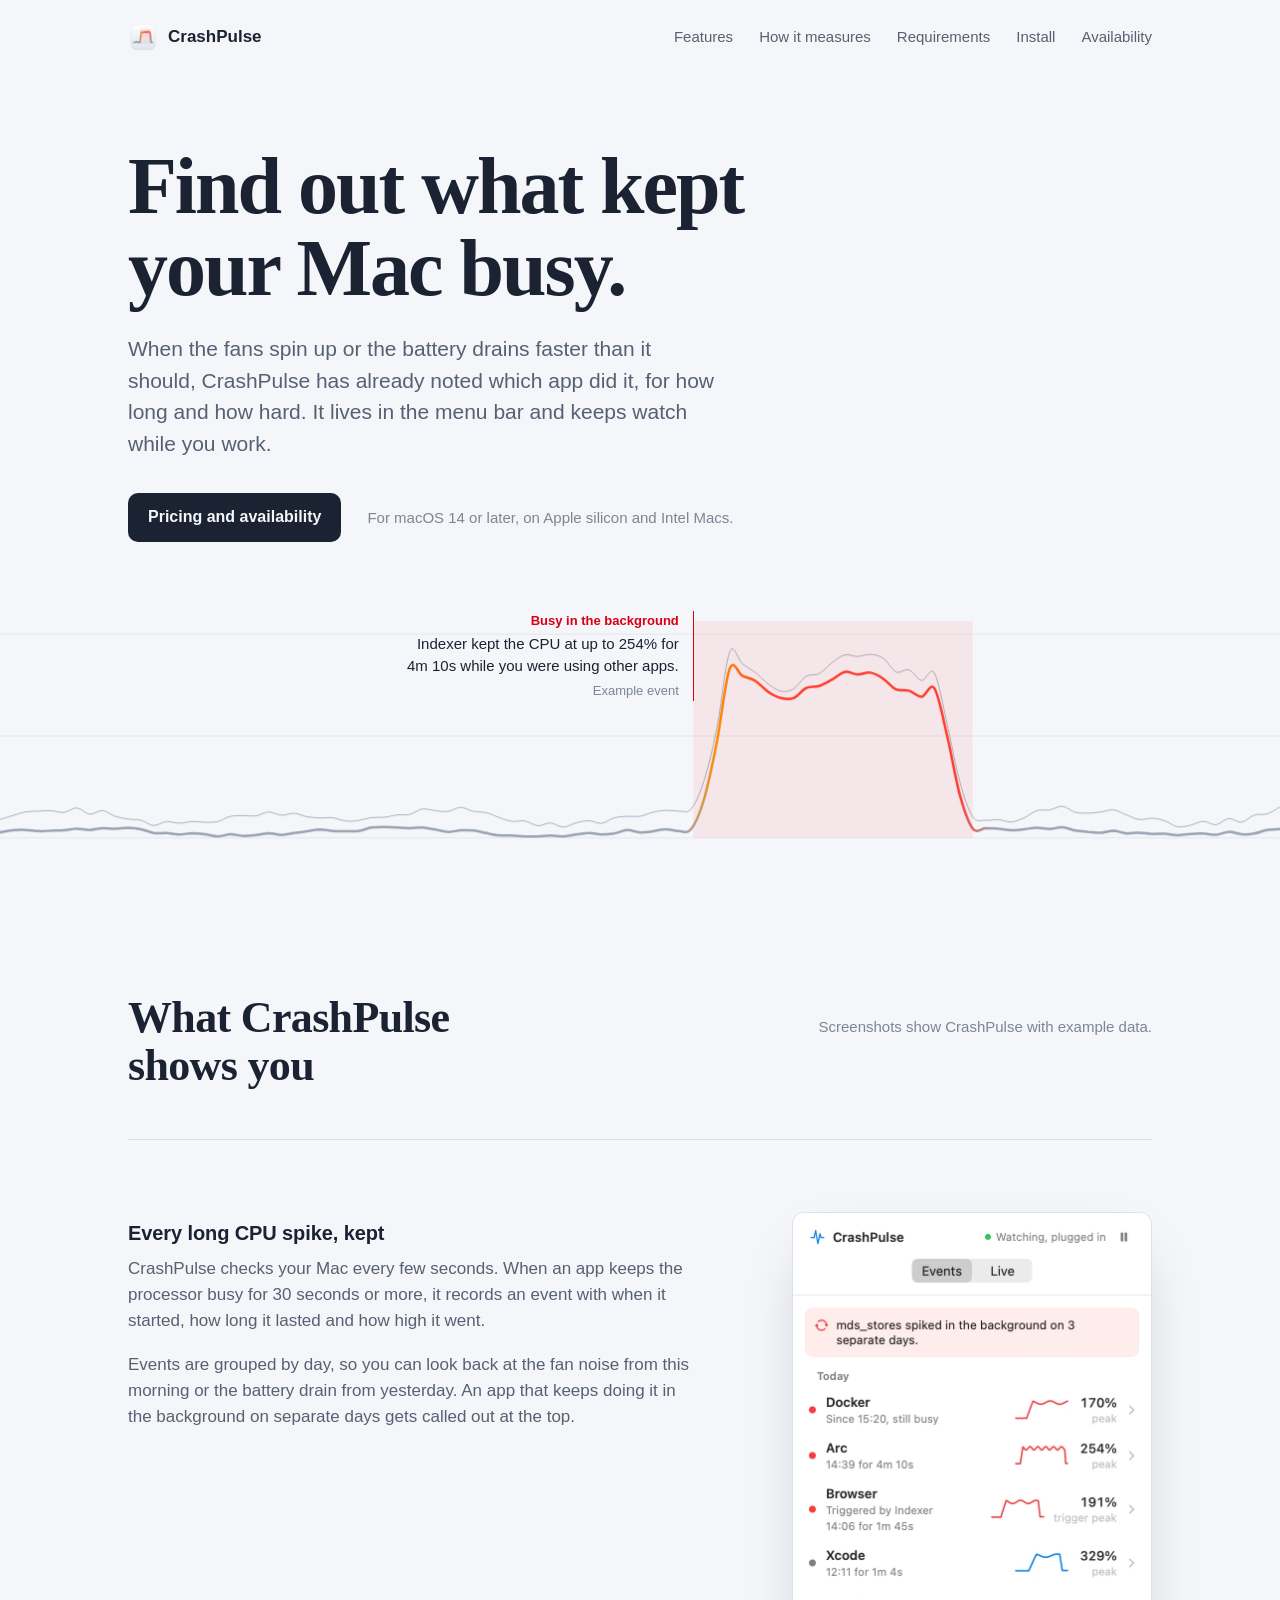
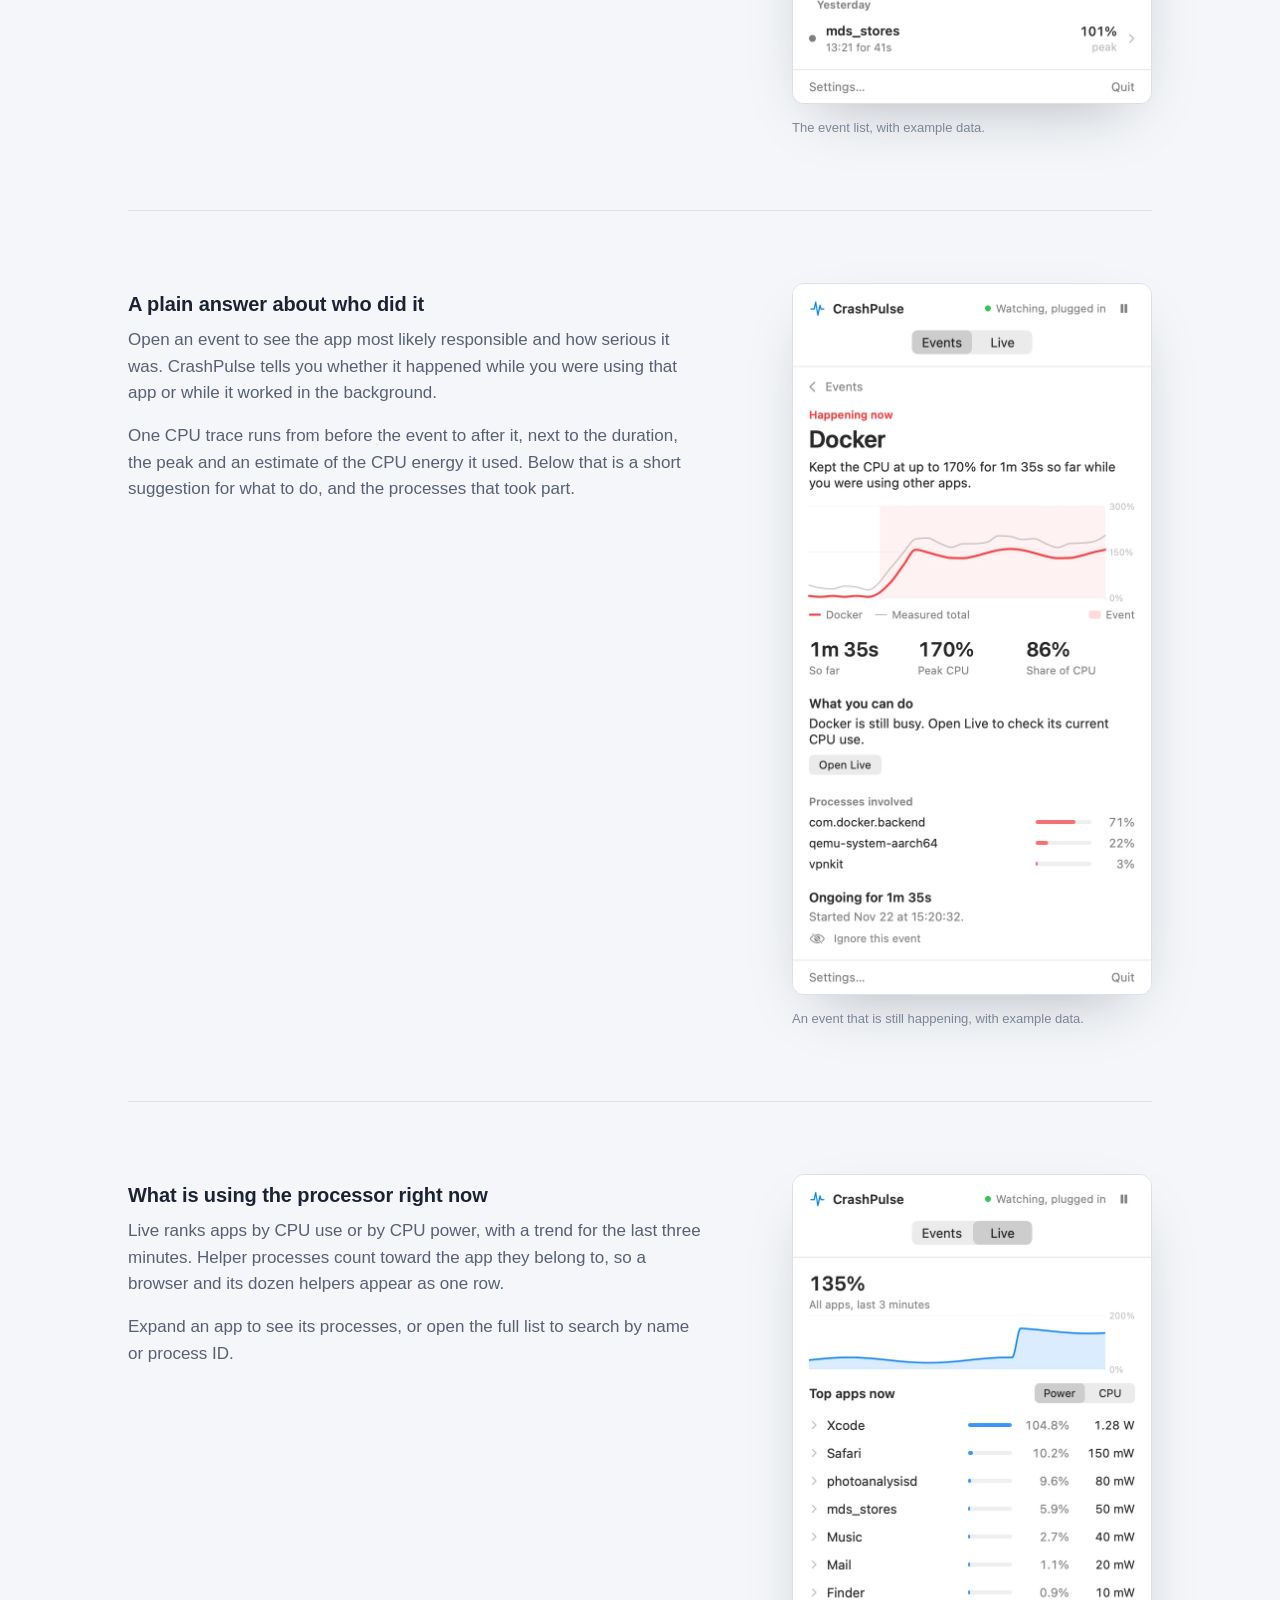
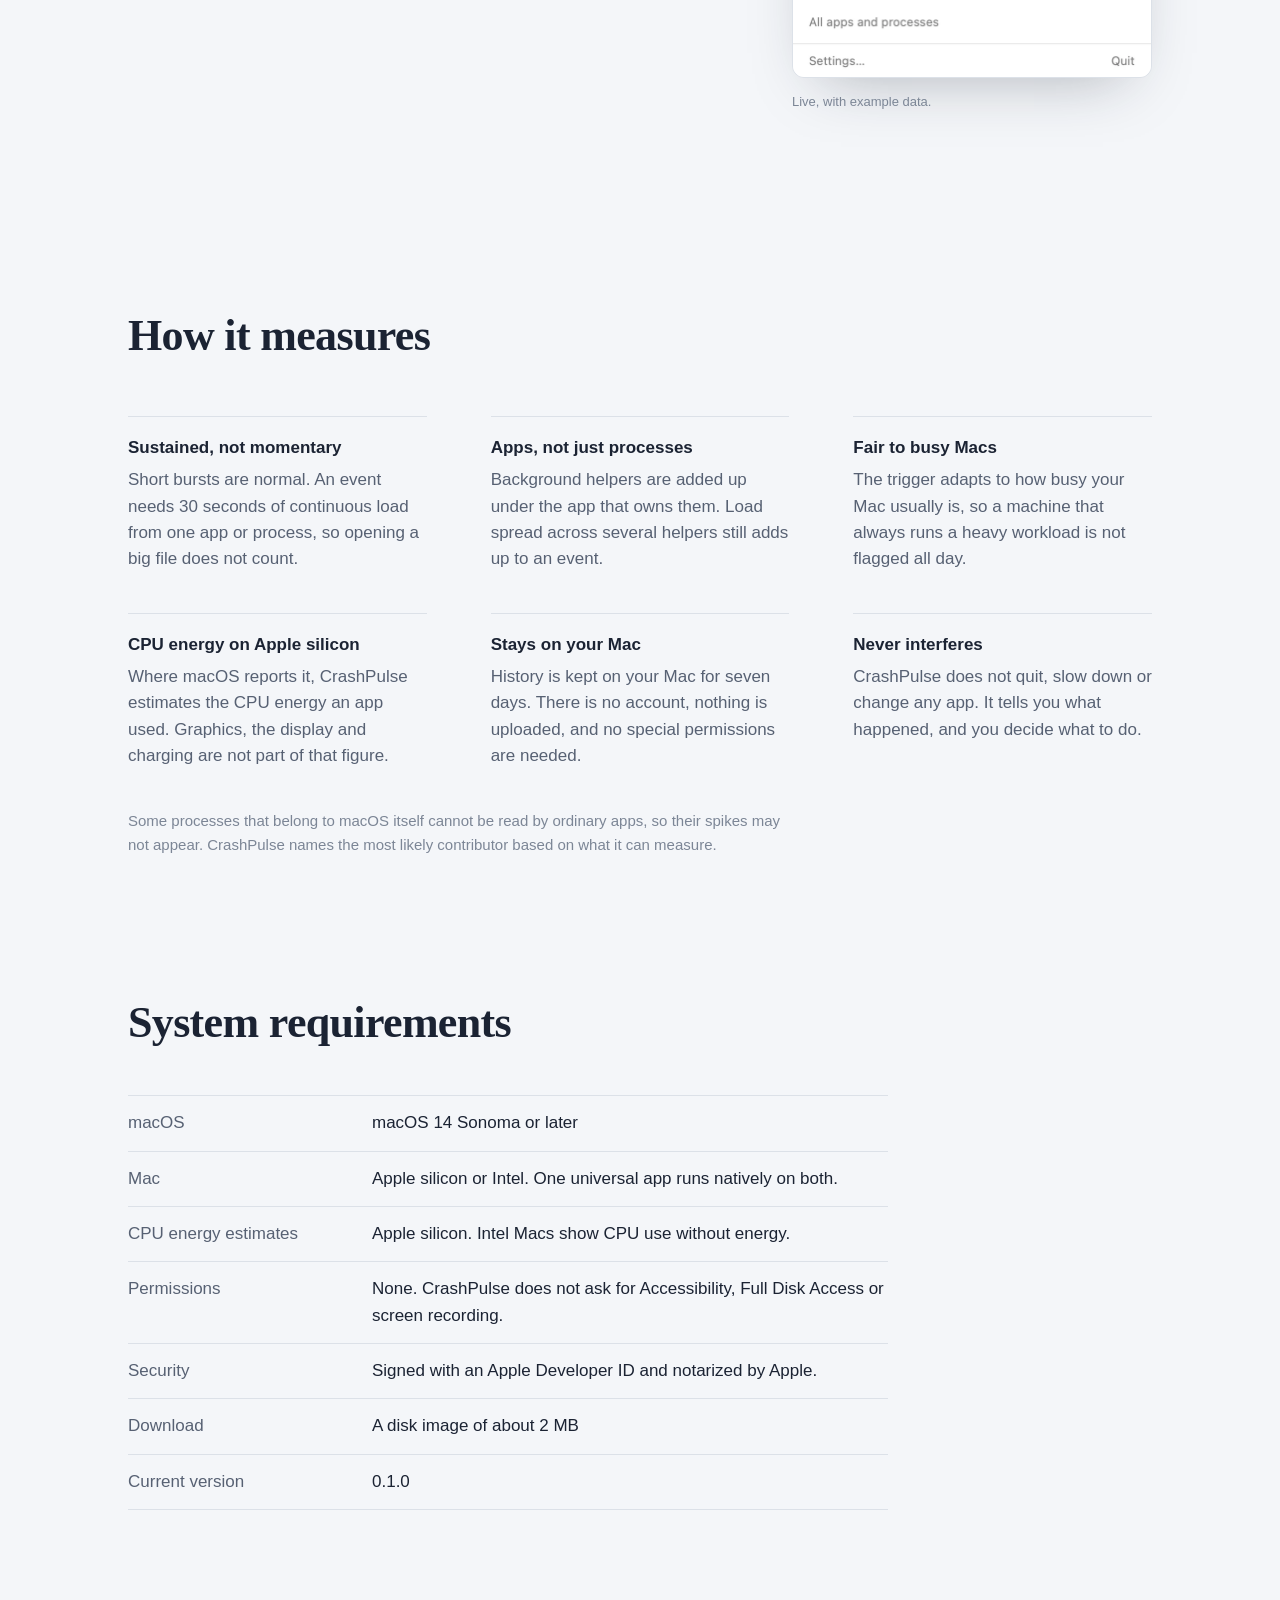
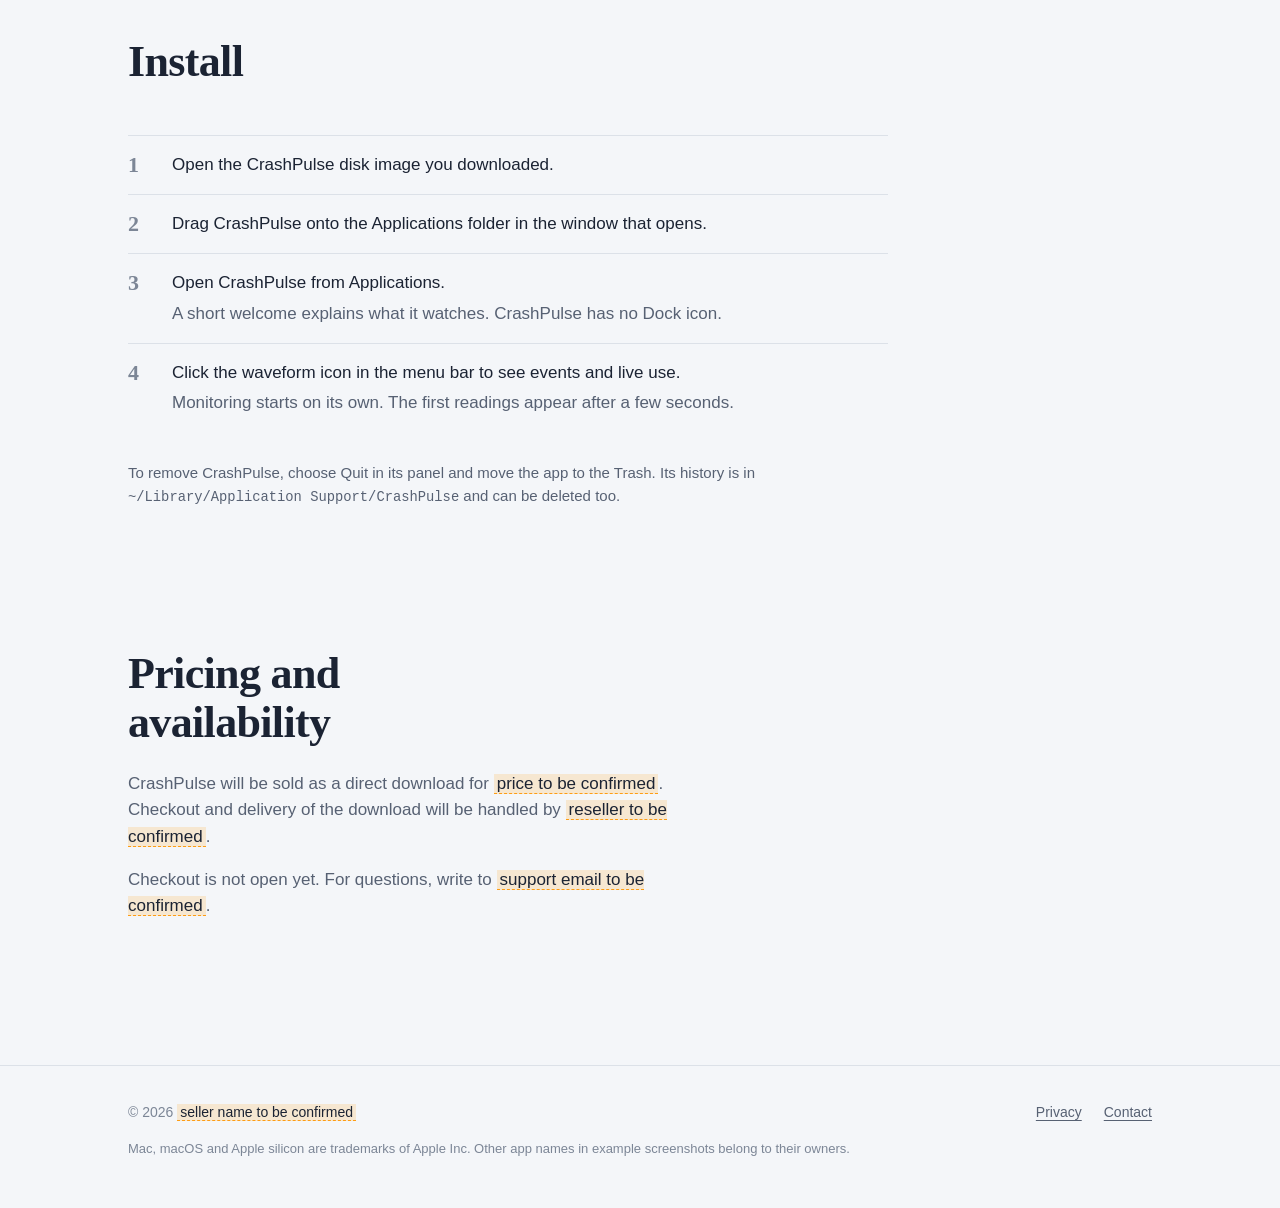
<file: CrashPulseP0/Website/site/index.html>
<!doctype html>
<html lang="en">
<head>
  <meta charset="utf-8">
  <meta name="viewport" content="width=device-width, initial-scale=1">
  <title>CrashPulse: find out what kept your Mac busy</title>
  <meta name="description" content="CrashPulse is a menu bar app for macOS 14 or later. It records sustained CPU activity, names the app most likely responsible, and shows live CPU and CPU power per app.">
  <meta name="color-scheme" content="light dark">
  <meta property="og:title" content="CrashPulse">
  <meta property="og:description" content="Find out what kept your Mac busy. A menu bar app that records sustained CPU activity and names the app most likely responsible.">
  <meta property="og:type" content="website">
  <link rel="icon" type="image/png" sizes="64x64" href="assets/favicon-64.png">
  <link rel="apple-touch-icon" href="assets/apple-touch-icon.png">
  <link rel="stylesheet" href="styles.css">
</head>
<body>
  <header class="site-header">
    <div class="wrap">
      <a class="brand" href="./" aria-label="CrashPulse home">
        <img src="assets/icon-256.png" alt="" width="30" height="30">
        CrashPulse
      </a>
      <nav class="site-nav" aria-label="Sections">
        <a href="#features">Features</a>
        <a href="#measuring">How it measures</a>
        <a href="#requirements">Requirements</a>
        <a href="#install">Install</a>
        <a class="keep" href="#availability">Availability</a>
      </nav>
    </div>
  </header>

  <main>
    <div class="hero">
      <div class="wrap">
        <h1>Find out what kept your Mac busy.</h1>
        <p class="lede">When the fans spin up or the battery drains faster than it should, CrashPulse has already noted which app did it, for how long and how hard. It lives in the menu bar and keeps watch while you work.</p>
        <div class="actions">
          <a class="button" href="#availability">Pricing and availability</a>
          <span class="fine">For macOS 14 or later, on Apple silicon and Intel Macs.</span>
        </div>
      </div>

      <figure class="recorder" aria-label="Example CPU trace: a calm stretch, a four-minute event in a tinted span, then calm again.">
        <svg viewBox="0 0 1200 240" preserveAspectRatio="none" aria-hidden="true">
          <defs>
            <linearGradient id="trace" gradientUnits="userSpaceOnUse" x1="0" y1="0" x2="1200" y2="0">
              <stop offset="0" class="stop-idle"/>
              <stop offset="0.535" class="stop-idle"/>
              <stop offset="0.56" stop-color="#ff8a00"/>
              <stop offset="0.6" stop-color="#ff3b30"/>
              <stop offset="0.75" stop-color="#ff3b30"/>
              <stop offset="0.775" class="stop-idle"/>
              <stop offset="1" class="stop-idle"/>
            </linearGradient>
          </defs>
          <g class="grid">
            <line x1="0" y1="26" x2="1200" y2="26"/>
            <line x1="0" y1="120" x2="1200" y2="120"/>
            <line x1="0" y1="214" x2="1200" y2="214"/>
          </g>
          <rect class="span" x="650" y="14" width="262" height="200"/>
          <g class="ink">
            <path class="total" d="M0 197.0C2.0 196.4 8.0 194.6 12 193.5C16.0 192.3 20.0 190.7 24 190.1C28.0 189.4 32.0 189.6 36 189.4C40.0 189.2 44.0 188.8 48 189.0C52.0 189.1 56.0 191.0 60 190.6C64.0 190.1 68.0 186.1 72 186.4C76.0 186.7 80.0 191.8 84 192.2C88.0 192.6 92.0 188.5 96 188.8C100.0 189.2 104.0 192.8 108 194.1C112.0 195.4 116.0 196.1 120 196.7C124.0 197.3 128.0 196.8 132 197.8C136.0 198.7 140.0 202.4 144 202.6C148.0 202.8 152.0 199.4 156 199.0C160.0 198.7 164.0 200.5 168 200.5C172.0 200.5 176.0 199.1 180 199.0C184.0 198.8 188.0 199.6 192 199.6C196.0 199.6 200.0 199.9 204 199.0C208.0 198.1 212.0 195.1 216 194.2C220.0 193.3 224.0 193.6 228 193.5C232.0 193.5 236.0 194.2 240 193.7C244.0 193.1 248.0 190.2 252 190.1C256.0 190.1 260.0 192.9 264 193.1C268.0 193.3 272.0 191.1 276 191.4C280.0 191.6 284.0 193.9 288 194.6C292.0 195.3 296.0 195.5 300 195.6C304.0 195.8 308.0 195.0 312 195.5C316.0 196.0 320.0 198.0 324 198.4C328.0 198.9 332.0 198.6 336 198.0C340.0 197.5 344.0 195.8 348 195.3C352.0 194.8 356.0 195.5 360 195.1C364.0 194.7 368.0 193.4 372 192.9C376.0 192.5 380.0 193.3 384 192.4C388.0 191.5 392.0 188.0 396 187.4C400.0 186.8 404.0 188.6 408 188.9C412.0 189.3 416.0 190.1 420 189.6C424.0 189.1 428.0 185.9 432 185.9C436.0 185.9 440.0 188.8 444 189.6C448.0 190.4 452.0 189.9 456 190.8C460.0 191.7 464.0 193.9 468 195.3C472.0 196.6 476.0 198.3 480 198.8C484.0 199.4 488.0 197.7 492 198.4C496.0 199.1 500.0 202.5 504 202.8C508.0 203.2 512.0 200.1 516 200.3C520.0 200.5 524.0 204.1 528 204.1C532.0 204.1 536.0 201.2 540 200.2C544.0 199.2 548.0 198.1 552 198.2C556.0 198.2 560.0 201.0 564 200.6C568.0 200.1 572.0 196.5 576 195.5C580.0 194.4 584.0 194.4 588 194.2C592.0 194.0 596.0 194.7 600 194.1C604.0 193.5 608.0 191.3 612 190.4C616.0 189.5 620.0 188.8 624 188.6C628.0 188.4 632.0 189.5 636 189.3C640.0 189.1 644.0 192.0 648 187.3C652.0 182.7 656.0 173.7 660 161.3C664.0 148.8 668.0 132.5 672 112.7C676.0 92.9 680.0 52.6 684 42.7C688.0 32.8 692.0 50.3 696 53.4C700.0 56.5 704.0 58.2 708 61.3C712.0 64.3 716.0 68.9 720 71.8C724.0 74.7 728.0 77.8 732 78.6C736.0 79.4 740.0 78.9 744 76.5C748.0 74.2 752.0 67.0 756 64.7C760.0 62.3 764.0 64.6 768 62.5C772.0 60.5 776.0 55.2 780 52.3C784.0 49.4 788.0 46.1 792 45.2C796.0 44.2 800.0 46.7 804 46.6C808.0 46.5 812.0 44.5 816 44.7C820.0 45.0 824.0 45.5 828 48.2C832.0 50.8 836.0 59.1 840 60.9C844.0 62.7 848.0 57.6 852 58.9C856.0 60.2 860.0 68.2 864 68.7C868.0 69.2 872.0 55.3 876 62.1C880.0 68.9 884.0 92.8 888 109.6C892.0 126.4 896.0 148.8 900 163.0C904.0 177.2 908.0 188.9 912 194.7C916.0 200.5 920.0 197.4 924 197.8C928.0 198.2 932.0 196.9 936 197.2C940.0 197.5 944.0 199.7 948 199.4C952.0 199.1 956.0 197.4 960 195.6C964.0 193.9 968.0 190.1 972 188.8C976.0 187.6 980.0 188.9 984 188.2C988.0 187.6 992.0 184.6 996 184.9C1000.0 185.3 1004.0 189.3 1008 190.4C1012.0 191.4 1016.0 191.3 1020 191.2C1024.0 191.2 1028.0 190.7 1032 190.2C1036.0 189.7 1040.0 187.7 1044 188.2C1048.0 188.6 1052.0 191.5 1056 192.9C1060.0 194.4 1064.0 196.6 1068 197.1C1072.0 197.6 1076.0 195.7 1080 195.9C1084.0 196.1 1088.0 197.0 1092 198.3C1096.0 199.6 1100.0 203.1 1104 203.8C1108.0 204.4 1112.0 203.2 1116 202.4C1120.0 201.5 1124.0 198.8 1128 198.8C1132.0 198.7 1136.0 202.3 1140 201.9C1144.0 201.4 1148.0 196.5 1152 196.2C1156.0 195.8 1160.0 200.1 1164 199.6C1168.0 199.0 1172.0 194.3 1176 193.0C1180.0 191.7 1184.0 193.1 1188 191.8C1192.0 190.6 1198.0 186.5 1200 185.5"/>
          <path class="app" d="M0 209.0C2.0 208.7 8.0 207.4 12 207.0C16.0 206.6 20.0 206.6 24 206.7C28.0 206.8 32.0 207.7 36 207.8C40.0 208.0 44.0 207.6 48 207.4C52.0 207.3 56.0 207.3 60 207.0C64.0 206.7 68.0 205.6 72 205.5C76.0 205.5 80.0 206.8 84 206.7C88.0 206.6 92.0 205.3 96 205.1C100.0 204.9 104.0 205.8 108 205.7C112.0 205.7 116.0 204.8 120 204.8C124.0 204.9 128.0 205.2 132 206.0C136.0 206.8 140.0 208.8 144 209.5C148.0 210.1 152.0 209.4 156 209.6C160.0 209.9 164.0 210.8 168 210.9C172.0 210.9 176.0 209.9 180 209.8C184.0 209.8 188.0 210.2 192 210.7C196.0 211.2 200.0 212.7 204 212.7C208.0 212.8 212.0 210.9 216 210.8C220.0 210.7 224.0 212.1 228 212.2C232.0 212.3 236.0 211.8 240 211.4C244.0 211.0 248.0 209.8 252 209.7C256.0 209.7 260.0 211.3 264 211.3C268.0 211.2 272.0 210.1 276 209.5C280.0 209.0 284.0 208.5 288 208.0C292.0 207.4 296.0 206.3 300 206.2C304.0 206.2 308.0 207.3 312 207.6C316.0 207.9 320.0 207.9 324 207.9C328.0 207.9 332.0 208.3 336 207.7C340.0 207.2 344.0 205.2 348 204.5C352.0 203.9 356.0 203.9 360 203.9C364.0 203.9 368.0 204.3 372 204.5C376.0 204.7 380.0 205.1 384 205.1C388.0 205.1 392.0 204.2 396 204.4C400.0 204.7 404.0 205.7 408 206.3C412.0 207.0 416.0 208.4 420 208.5C424.0 208.7 428.0 207.3 432 207.1C436.0 206.9 440.0 206.8 444 207.2C448.0 207.6 452.0 208.9 456 209.6C460.0 210.4 464.0 211.4 468 211.7C472.0 212.1 476.0 211.7 480 211.8C484.0 212.0 488.0 212.6 492 212.7C496.0 212.9 500.0 212.9 504 212.7C508.0 212.6 512.0 211.9 516 211.9C520.0 211.9 524.0 212.9 528 212.7C532.0 212.6 536.0 211.5 540 210.9C544.0 210.4 548.0 209.5 552 209.5C556.0 209.4 560.0 210.8 564 210.9C568.0 210.9 572.0 210.5 576 209.9C580.0 209.2 584.0 207.0 588 206.8C592.0 206.7 596.0 208.8 600 209.0C604.0 209.2 608.0 208.5 612 208.0C616.0 207.5 620.0 206.0 624 206.0C628.0 205.9 632.0 207.7 636 207.6C640.0 207.6 644.0 210.8 648 205.9C652.0 201.0 656.0 191.7 660 178.4C664.0 165.0 668.0 145.9 672 125.8C676.0 105.7 680.0 68.2 684 58.0C688.0 47.8 692.0 62.6 696 64.5C700.0 66.3 704.0 66.7 708 69.1C712.0 71.5 716.0 76.5 720 79.1C724.0 81.8 728.0 83.9 732 84.9C736.0 85.9 740.0 86.6 744 85.1C748.0 83.5 752.0 77.5 756 75.6C760.0 73.7 764.0 75.1 768 73.8C772.0 72.5 776.0 70.1 780 68.0C784.0 65.8 788.0 61.7 792 60.9C796.0 60.1 800.0 63.1 804 63.2C808.0 63.3 812.0 60.8 816 61.5C820.0 62.1 824.0 64.5 828 67.1C832.0 69.7 836.0 75.1 840 76.9C844.0 78.8 848.0 76.9 852 78.1C856.0 79.2 860.0 84.1 864 83.8C868.0 83.5 872.0 70.0 876 76.1C880.0 82.2 884.0 103.7 888 120.2C892.0 136.7 896.0 160.9 900 175.1C904.0 189.3 908.0 200.5 912 205.6C916.0 210.6 920.0 205.2 924 205.2C928.0 205.2 932.0 205.2 936 205.6C940.0 205.9 944.0 207.0 948 207.1C952.0 207.2 956.0 206.5 960 206.1C964.0 205.6 968.0 204.6 972 204.6C976.0 204.6 980.0 205.9 984 205.8C988.0 205.8 992.0 204.0 996 204.3C1000.0 204.5 1004.0 206.5 1008 207.2C1012.0 207.9 1016.0 208.1 1020 208.5C1024.0 208.8 1028.0 209.5 1032 209.4C1036.0 209.2 1040.0 207.5 1044 207.5C1048.0 207.6 1052.0 209.6 1056 209.9C1060.0 210.2 1064.0 209.2 1068 209.3C1072.0 209.4 1076.0 210.2 1080 210.4C1084.0 210.5 1088.0 210.1 1092 210.3C1096.0 210.5 1100.0 211.6 1104 211.6C1108.0 211.6 1112.0 210.6 1116 210.4C1120.0 210.1 1124.0 209.9 1128 210.1C1132.0 210.2 1136.0 211.4 1140 211.2C1144.0 210.9 1148.0 208.6 1152 208.5C1156.0 208.4 1160.0 210.5 1164 210.7C1168.0 211.0 1172.0 210.7 1176 210.0C1180.0 209.4 1184.0 207.4 1188 206.8C1192.0 206.1 1198.0 206.1 1200 205.9"/>
          </g>
        </svg>
        <figcaption class="note">
          <span class="note-label">Busy in the background</span>
          <p>Indexer kept the CPU at up to 254% for 4m&nbsp;10s while you were using other apps.</p>
          <small>Example event</small>
        </figcaption>
      </figure>
    </div>

    <section id="features" aria-labelledby="features-title">
      <div class="wrap">
        <div class="section-head">
          <h2 id="features-title">What CrashPulse shows you</h2>
          <p>Screenshots show CrashPulse with example data.</p>
        </div>

        <article class="feature">
          <div class="text">
            <h3>Every long CPU spike, kept</h3>
            <div class="prose">
              <p>CrashPulse checks your Mac every few seconds. When an app keeps the processor busy for 30 seconds or more, it records an event with when it started, how long it lasted and how high it went.</p>
              <p>Events are grouped by day, so you can look back at the fan noise from this morning or the battery drain from yesterday. An app that keeps doing it in the background on separate days gets called out at the top.</p>
            </div>
          </div>
          <figure class="panel">
            <picture>
              <source srcset="assets/shots/events-dark.webp" media="(prefers-color-scheme: dark)">
              <img src="assets/shots/events-light.webp" width="360" height="493" loading="lazy"
                   alt="The CrashPulse menu bar panel listing CPU events grouped by day, each with a small CPU trace and its peak.">
            </picture>
            <figcaption>The event list, with example data.</figcaption>
          </figure>
        </article>

        <article class="feature">
          <div class="text">
            <h3>A plain answer about who did it</h3>
            <div class="prose">
              <p>Open an event to see the app most likely responsible and how serious it was. CrashPulse tells you whether it happened while you were using that app or while it worked in the background.</p>
              <p>One CPU trace runs from before the event to after it, next to the duration, the peak and an estimate of the CPU energy it used. Below that is a short suggestion for what to do, and the processes that took part.</p>
            </div>
          </div>
          <figure class="panel">
            <picture>
              <source srcset="assets/shots/detail-dark.webp" media="(prefers-color-scheme: dark)">
              <img src="assets/shots/detail-light.webp" width="360" height="714" loading="lazy"
                   alt="An event detail: the app name, a sentence saying it kept the CPU at up to 170% while other apps were in use, a CPU trace, three figures and the processes involved.">
            </picture>
            <figcaption>An event that is still happening, with example data.</figcaption>
          </figure>
        </article>

        <article class="feature">
          <div class="text">
            <h3>What is using the processor right now</h3>
            <div class="prose">
              <p>Live ranks apps by CPU use or by CPU power, with a trend for the last three minutes. Helper processes count toward the app they belong to, so a browser and its dozen helpers appear as one row.</p>
              <p>Expand an app to see its processes, or open the full list to search by name or process ID.</p>
            </div>
          </div>
          <figure class="panel">
            <picture>
              <source srcset="assets/shots/live-dark.webp" media="(prefers-color-scheme: dark)">
              <img src="assets/shots/live-light.webp" width="360" height="504" loading="lazy"
                   alt="The Live view: total CPU over the last three minutes and the top apps ranked by CPU power, each with a share bar, CPU percentage and power in watts.">
            </picture>
            <figcaption>Live, with example data.</figcaption>
          </figure>
        </article>
      </div>
    </section>

    <section id="measuring" aria-labelledby="measuring-title">
      <div class="wrap">
        <h2 id="measuring-title">How it measures</h2>
        <dl class="facts">
          <div>
            <dt>Sustained, not momentary</dt>
            <dd>Short bursts are normal. An event needs 30 seconds of continuous load from one app or process, so opening a big file does not count.</dd>
          </div>
          <div>
            <dt>Apps, not just processes</dt>
            <dd>Background helpers are added up under the app that owns them. Load spread across several helpers still adds up to an event.</dd>
          </div>
          <div>
            <dt>Fair to busy Macs</dt>
            <dd>The trigger adapts to how busy your Mac usually is, so a machine that always runs a heavy workload is not flagged all day.</dd>
          </div>
          <div>
            <dt>CPU energy on Apple silicon</dt>
            <dd>Where macOS reports it, CrashPulse estimates the CPU energy an app used. Graphics, the display and charging are not part of that figure.</dd>
          </div>
          <div>
            <dt>Stays on your Mac</dt>
            <dd>History is kept on your Mac for seven days. There is no account, nothing is uploaded, and no special permissions are needed.</dd>
          </div>
          <div>
            <dt>Never interferes</dt>
            <dd>CrashPulse does not quit, slow down or change any app. It tells you what happened, and you decide what to do.</dd>
          </div>
        </dl>
        <p class="caveat">Some processes that belong to macOS itself cannot be read by ordinary apps, so their spikes may not appear. CrashPulse names the most likely contributor based on what it can measure.</p>
      </div>
    </section>

    <section id="requirements" aria-labelledby="requirements-title">
      <div class="wrap">
        <h2 id="requirements-title">System requirements</h2>
        <dl class="specs">
          <div><dt>macOS</dt><dd>macOS 14 Sonoma or later</dd></div>
          <div><dt>Mac</dt><dd>Apple silicon or Intel. One universal app runs natively on both.</dd></div>
          <div><dt>CPU energy estimates</dt><dd>Apple silicon. Intel Macs show CPU use without energy.</dd></div>
          <div><dt>Permissions</dt><dd>None. CrashPulse does not ask for Accessibility, Full Disk Access or screen recording.</dd></div>
          <div><dt>Security</dt><dd>Signed with an Apple Developer ID and notarized by Apple.</dd></div>
          <div><dt>Download</dt><dd>A disk image of about 2 MB</dd></div>
          <div><dt>Current version</dt><dd>0.1.0</dd></div>
        </dl>
      </div>
    </section>

    <section id="install" aria-labelledby="install-title">
      <div class="wrap">
        <h2 id="install-title">Install</h2>
        <ol class="steps">
          <li><div><p>Open the CrashPulse disk image you downloaded.</p></div></li>
          <li><div><p>Drag CrashPulse onto the Applications folder in the window that opens.</p></div></li>
          <li><div><p>Open CrashPulse from Applications.</p><p>A short welcome explains what it watches. CrashPulse has no Dock icon.</p></div></li>
          <li><div><p>Click the waveform icon in the menu bar to see events and live use.</p><p>Monitoring starts on its own. The first readings appear after a few seconds.</p></div></li>
        </ol>
        <p class="after-steps">To remove CrashPulse, choose Quit in its panel and move the app to the Trash. Its history is in <code>~/Library/Application Support/CrashPulse</code> and can be deleted too.</p>
      </div>
    </section>

    <section id="availability" class="availability" aria-labelledby="availability-title">
      <div class="wrap">
        <h2 id="availability-title">Pricing and availability</h2>
        <div class="prose">
          <p>CrashPulse will be sold as a direct download for <span class="pending">price to be confirmed</span>. Checkout and delivery of the download will be handled by <span class="pending">reseller to be confirmed</span>.</p>
          <p>Checkout is not open yet. For questions, write to <span class="pending">support email to be confirmed</span>.</p>
        </div>
      </div>
    </section>
  </main>

  <footer class="site-footer">
    <div class="wrap">
      <span>&copy; 2026 <span class="pending">seller name to be confirmed</span></span>
      <nav aria-label="Legal">
        <a href="privacy.html">Privacy</a>
        <a href="#availability">Contact</a>
      </nav>
      <p class="trademarks">Mac, macOS and Apple silicon are trademarks of Apple Inc. Other app names in example screenshots belong to their owners.</p>
    </div>
  </footer>
</body>
</html>
</file>
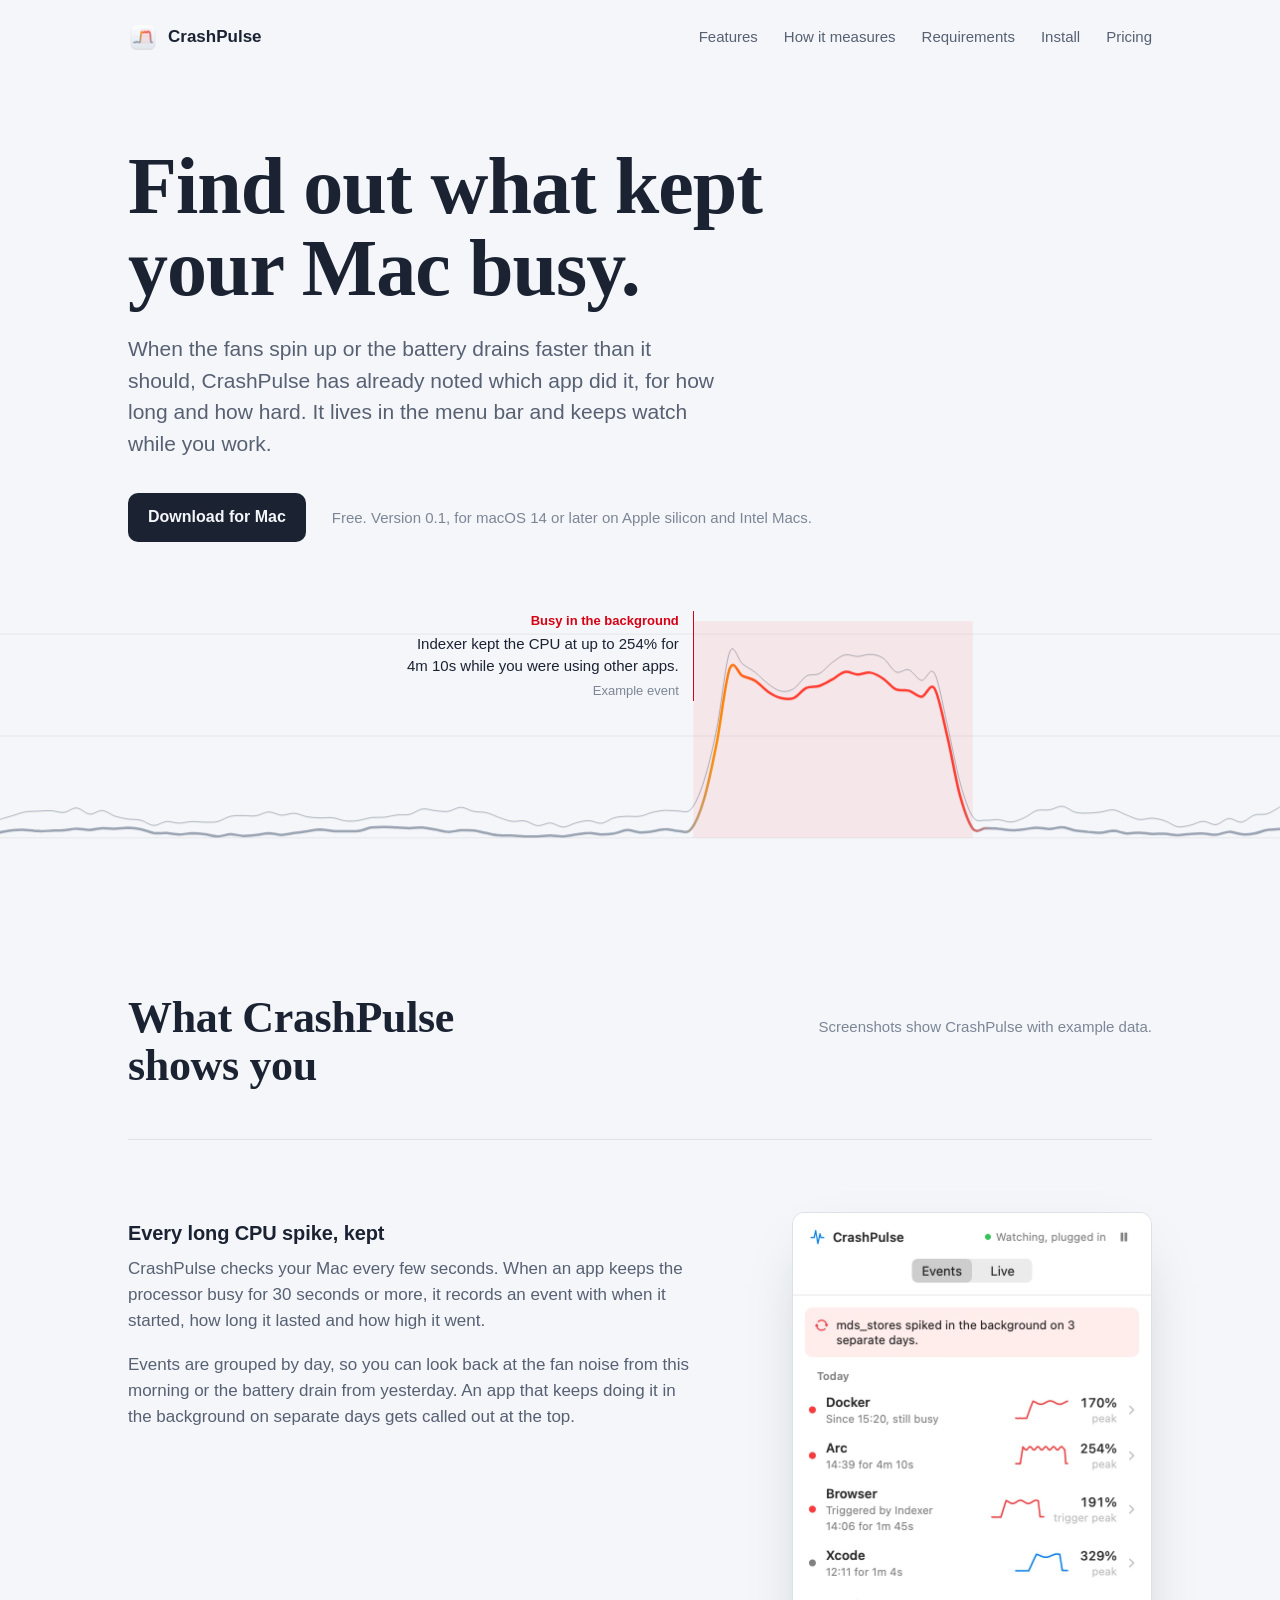
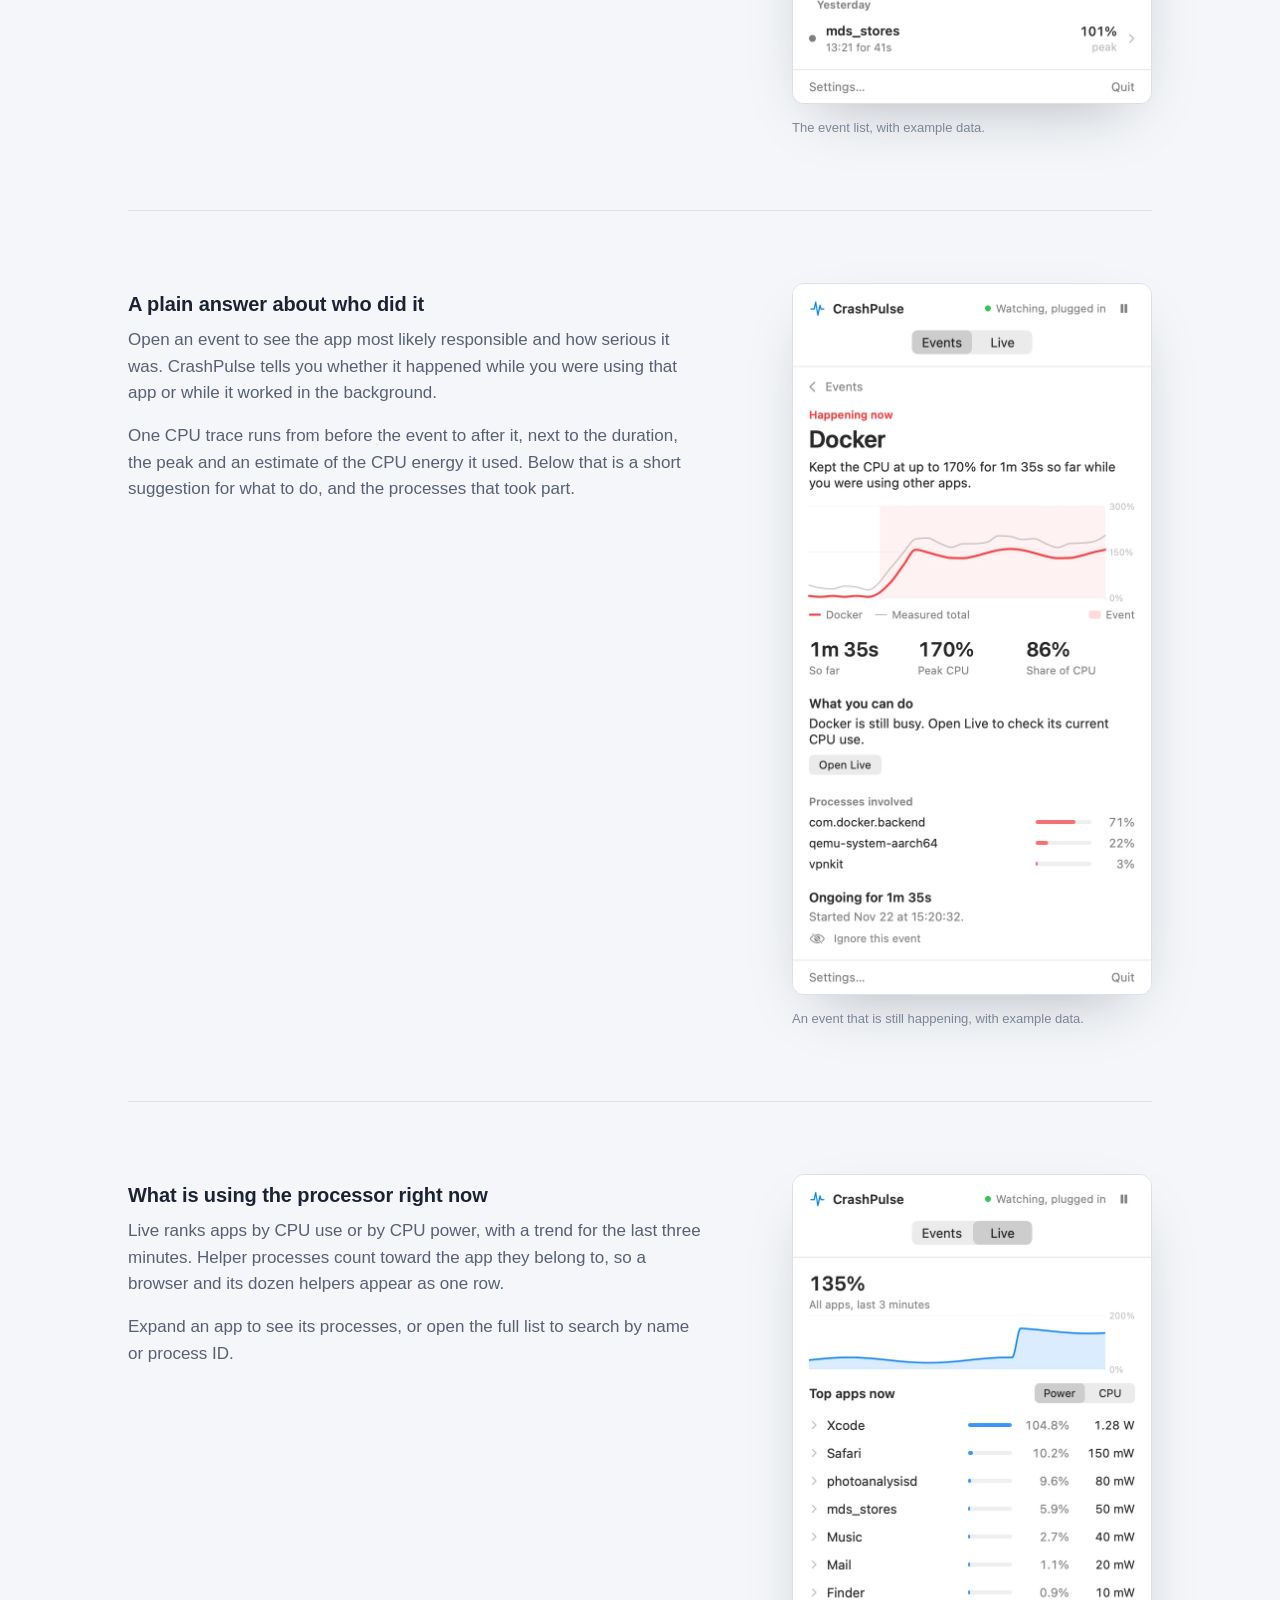
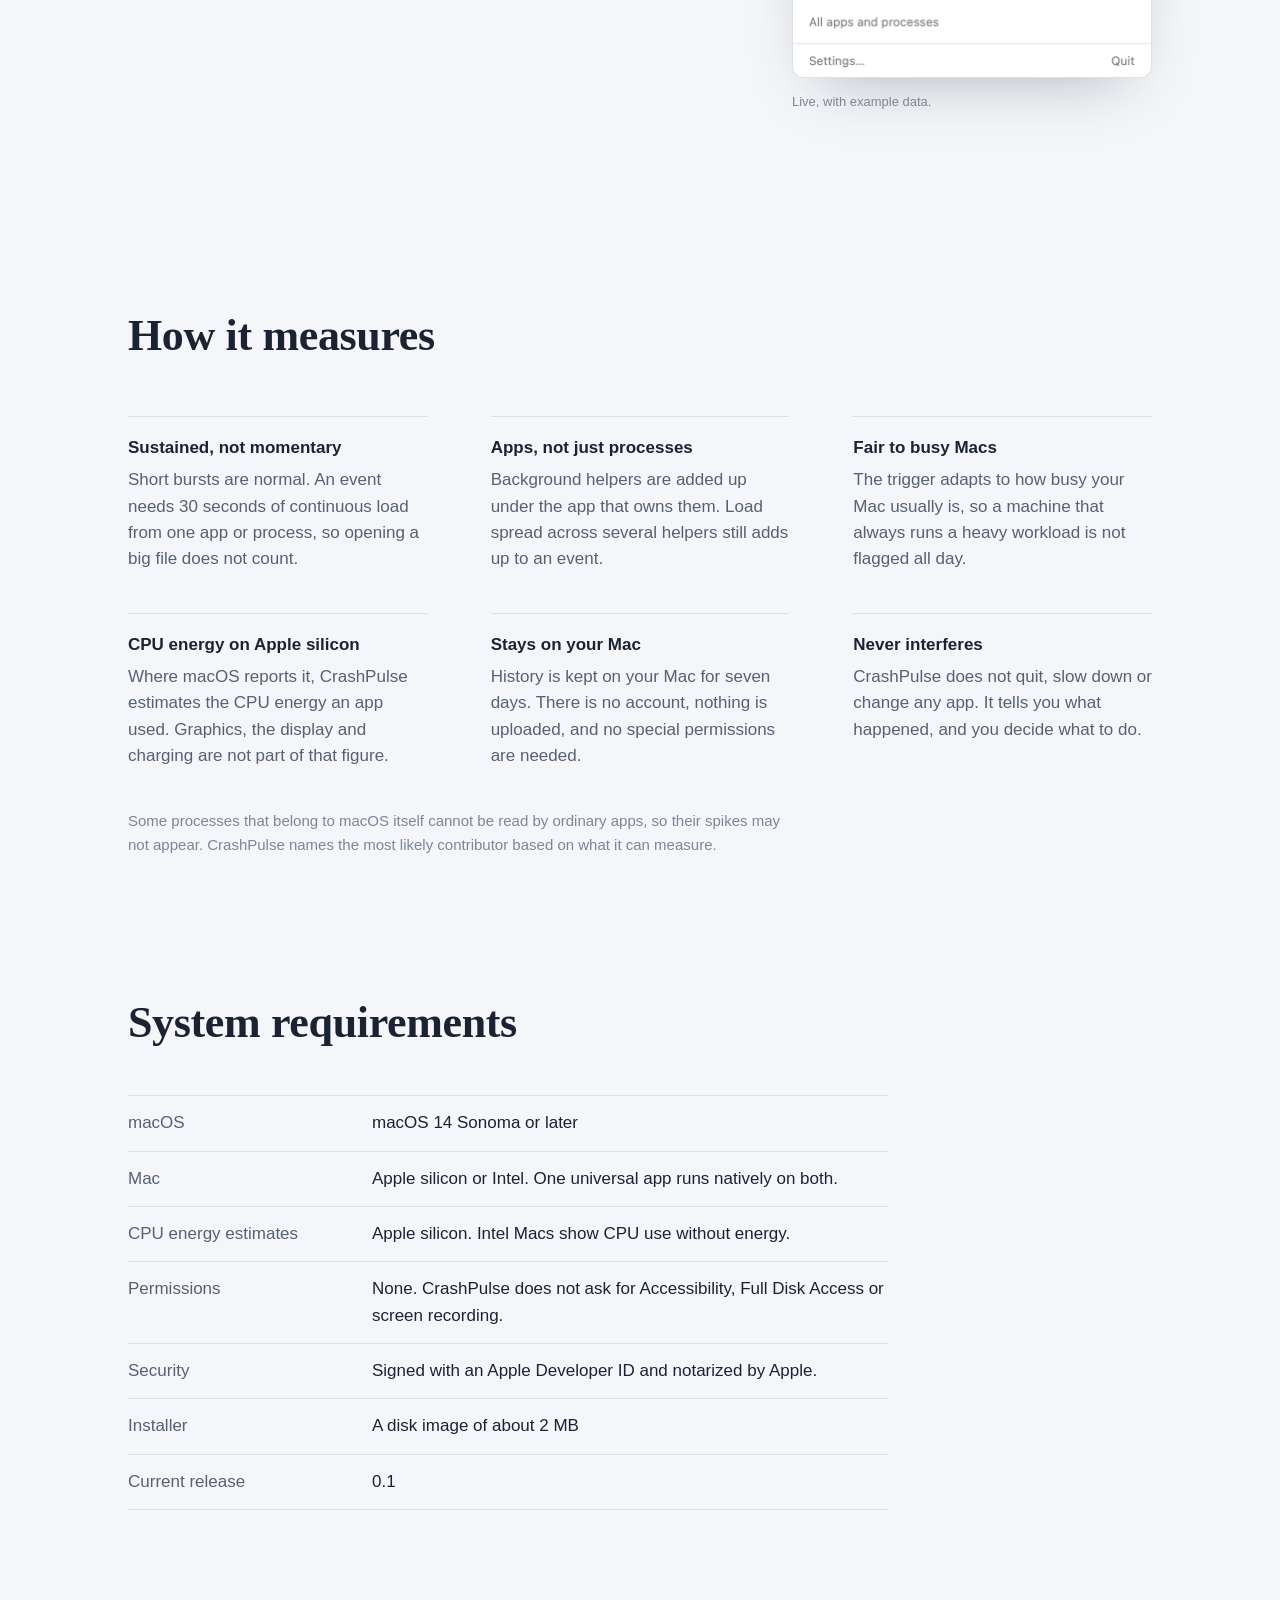
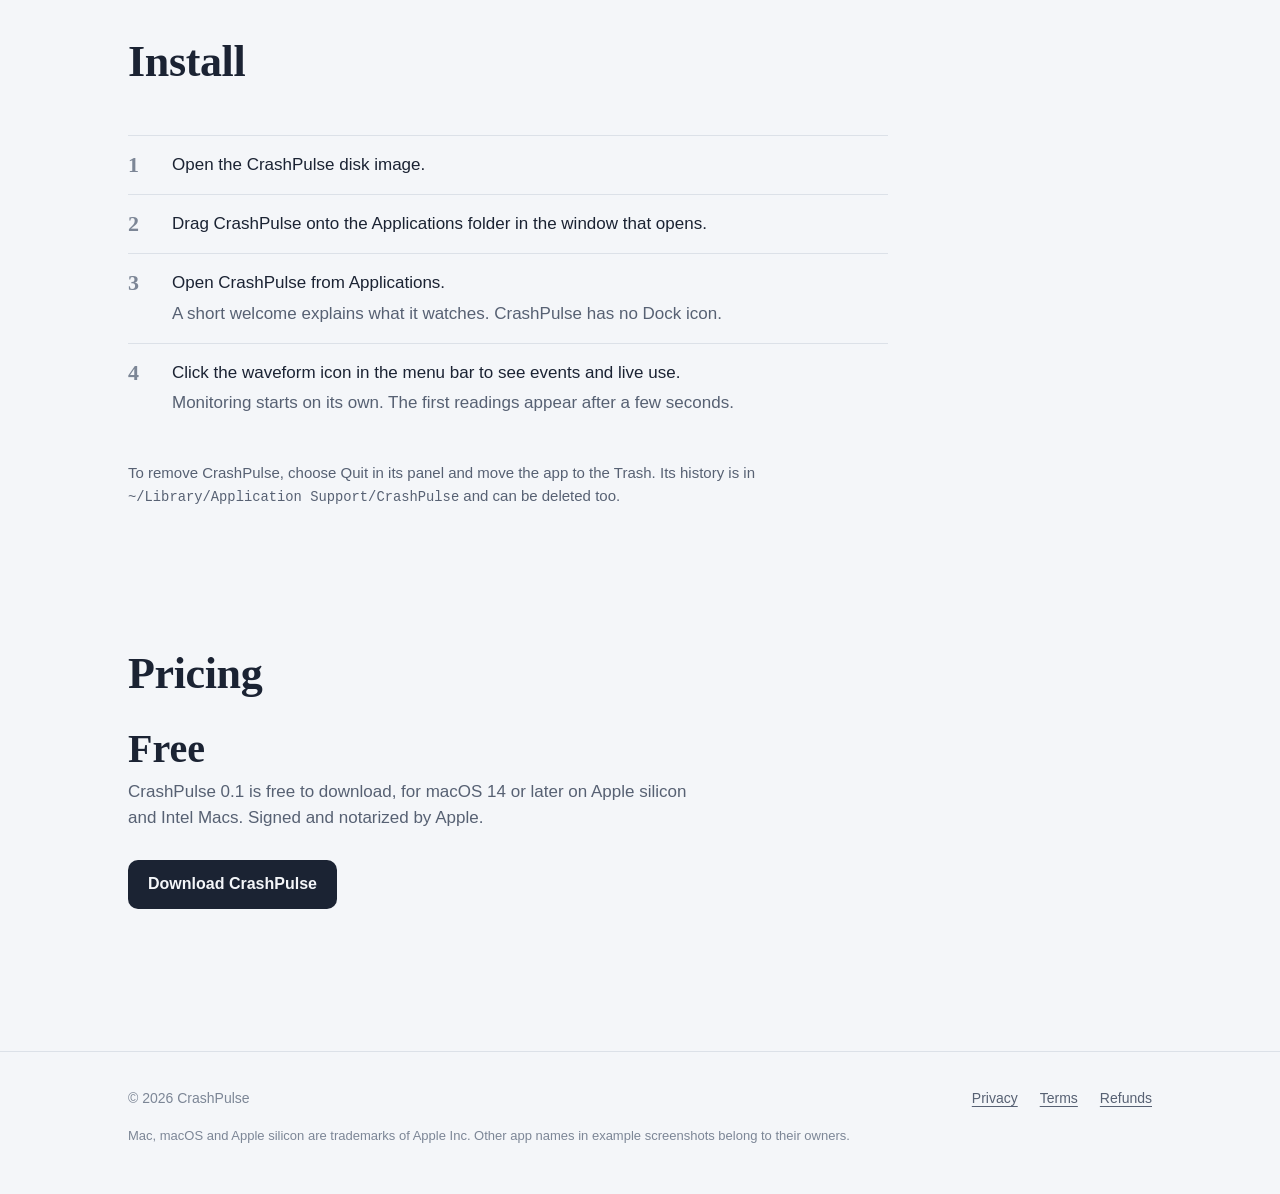
<file: CrashPulseP0/Website/product-site/public/index.html>
<!doctype html>
<html lang="en">
<head>
  <meta charset="utf-8">
  <meta name="viewport" content="width=device-width, initial-scale=1">
  <title>CrashPulse: find out what kept your Mac busy</title>
  <meta name="description" content="CrashPulse is a menu bar app for macOS 14 or later. It records sustained CPU activity, names the app most likely responsible, and shows live CPU and CPU power per app.">
  <meta name="color-scheme" content="light dark">
  <!-- site:meta -->
  <link rel="canonical" href="https://crashpulse.bettercam.xyz/">
  <meta property="og:type" content="website">
  <meta property="og:site_name" content="CrashPulse">
  <meta property="og:title" content="CrashPulse: find out what kept your Mac busy">
  <meta property="og:description" content="CrashPulse is a menu bar app for macOS 14 or later. It records sustained CPU activity, names the app most likely responsible, and shows live CPU and CPU power per app.">
  <meta property="og:url" content="https://crashpulse.bettercam.xyz/">
  <meta property="og:image" content="https://crashpulse.bettercam.xyz/assets/og.png">
  <meta property="og:image:width" content="1200">
  <meta property="og:image:height" content="630">
  <meta property="og:image:alt" content="CrashPulse: a CPU trace with one sustained event highlighted in red.">
  <meta name="twitter:card" content="summary_large_image">
  <!-- /site:meta -->
  <link rel="icon" type="image/png" sizes="64x64" href="assets/favicon-64.png">
  <link rel="apple-touch-icon" href="assets/apple-touch-icon.png">
  <link rel="stylesheet" href="styles.css">
</head>
<body>
  <header class="site-header">
    <div class="wrap">
      <a class="brand" href="./" aria-label="CrashPulse home">
        <img src="assets/icon-256.png" alt="" width="30" height="30">
        CrashPulse
      </a>
      <nav class="site-nav" aria-label="Sections">
        <a href="#features">Features</a>
        <a href="#measuring">How it measures</a>
        <a href="#requirements">Requirements</a>
        <a href="#install">Install</a>
        <a class="keep" href="#pricing">Pricing</a>
      </nav>
    </div>
  </header>

  <main>
    <div class="hero">
      <div class="wrap">
        <h1>Find out what kept your Mac busy.</h1>
        <p class="lede">When the fans spin up or the battery drains faster than it should, CrashPulse has already noted which app did it, for how long and how hard. It lives in the menu bar and keeps watch while you work.</p>
        <div class="actions">
          <!-- site:hero -->
          <a class="button" href="assets/CrashPulse-0.1.dmg" download>Download for Mac</a>
          <span class="fine">Free. Version 0.1, for macOS 14 or later on Apple silicon and Intel Macs.</span>
          <!-- /site:hero -->
        </div>
      </div>

      <figure class="recorder" aria-label="Example CPU trace: a calm stretch, a four-minute event in a tinted span, then calm again.">
        <svg viewBox="0 0 1200 240" preserveAspectRatio="none" aria-hidden="true">
          <defs>
            <linearGradient id="trace" gradientUnits="userSpaceOnUse" x1="0" y1="0" x2="1200" y2="0">
              <stop offset="0" class="stop-idle"/>
              <stop offset="0.535" class="stop-idle"/>
              <stop offset="0.56" stop-color="#ff8a00"/>
              <stop offset="0.6" stop-color="#ff3b30"/>
              <stop offset="0.75" stop-color="#ff3b30"/>
              <stop offset="0.775" class="stop-idle"/>
              <stop offset="1" class="stop-idle"/>
            </linearGradient>
          </defs>
          <g class="grid">
            <line x1="0" y1="26" x2="1200" y2="26"/>
            <line x1="0" y1="120" x2="1200" y2="120"/>
            <line x1="0" y1="214" x2="1200" y2="214"/>
          </g>
          <rect class="span" x="650" y="14" width="262" height="200"/>
          <g class="ink">
            <path class="total" d="M0 197.0C2.0 196.4 8.0 194.6 12 193.5C16.0 192.3 20.0 190.7 24 190.1C28.0 189.4 32.0 189.6 36 189.4C40.0 189.2 44.0 188.8 48 189.0C52.0 189.1 56.0 191.0 60 190.6C64.0 190.1 68.0 186.1 72 186.4C76.0 186.7 80.0 191.8 84 192.2C88.0 192.6 92.0 188.5 96 188.8C100.0 189.2 104.0 192.8 108 194.1C112.0 195.4 116.0 196.1 120 196.7C124.0 197.3 128.0 196.8 132 197.8C136.0 198.7 140.0 202.4 144 202.6C148.0 202.8 152.0 199.4 156 199.0C160.0 198.7 164.0 200.5 168 200.5C172.0 200.5 176.0 199.1 180 199.0C184.0 198.8 188.0 199.6 192 199.6C196.0 199.6 200.0 199.9 204 199.0C208.0 198.1 212.0 195.1 216 194.2C220.0 193.3 224.0 193.6 228 193.5C232.0 193.5 236.0 194.2 240 193.7C244.0 193.1 248.0 190.2 252 190.1C256.0 190.1 260.0 192.9 264 193.1C268.0 193.3 272.0 191.1 276 191.4C280.0 191.6 284.0 193.9 288 194.6C292.0 195.3 296.0 195.5 300 195.6C304.0 195.8 308.0 195.0 312 195.5C316.0 196.0 320.0 198.0 324 198.4C328.0 198.9 332.0 198.6 336 198.0C340.0 197.5 344.0 195.8 348 195.3C352.0 194.8 356.0 195.5 360 195.1C364.0 194.7 368.0 193.4 372 192.9C376.0 192.5 380.0 193.3 384 192.4C388.0 191.5 392.0 188.0 396 187.4C400.0 186.8 404.0 188.6 408 188.9C412.0 189.3 416.0 190.1 420 189.6C424.0 189.1 428.0 185.9 432 185.9C436.0 185.9 440.0 188.8 444 189.6C448.0 190.4 452.0 189.9 456 190.8C460.0 191.7 464.0 193.9 468 195.3C472.0 196.6 476.0 198.3 480 198.8C484.0 199.4 488.0 197.7 492 198.4C496.0 199.1 500.0 202.5 504 202.8C508.0 203.2 512.0 200.1 516 200.3C520.0 200.5 524.0 204.1 528 204.1C532.0 204.1 536.0 201.2 540 200.2C544.0 199.2 548.0 198.1 552 198.2C556.0 198.2 560.0 201.0 564 200.6C568.0 200.1 572.0 196.5 576 195.5C580.0 194.4 584.0 194.4 588 194.2C592.0 194.0 596.0 194.7 600 194.1C604.0 193.5 608.0 191.3 612 190.4C616.0 189.5 620.0 188.8 624 188.6C628.0 188.4 632.0 189.5 636 189.3C640.0 189.1 644.0 192.0 648 187.3C652.0 182.7 656.0 173.7 660 161.3C664.0 148.8 668.0 132.5 672 112.7C676.0 92.9 680.0 52.6 684 42.7C688.0 32.8 692.0 50.3 696 53.4C700.0 56.5 704.0 58.2 708 61.3C712.0 64.3 716.0 68.9 720 71.8C724.0 74.7 728.0 77.8 732 78.6C736.0 79.4 740.0 78.9 744 76.5C748.0 74.2 752.0 67.0 756 64.7C760.0 62.3 764.0 64.6 768 62.5C772.0 60.5 776.0 55.2 780 52.3C784.0 49.4 788.0 46.1 792 45.2C796.0 44.2 800.0 46.7 804 46.6C808.0 46.5 812.0 44.5 816 44.7C820.0 45.0 824.0 45.5 828 48.2C832.0 50.8 836.0 59.1 840 60.9C844.0 62.7 848.0 57.6 852 58.9C856.0 60.2 860.0 68.2 864 68.7C868.0 69.2 872.0 55.3 876 62.1C880.0 68.9 884.0 92.8 888 109.6C892.0 126.4 896.0 148.8 900 163.0C904.0 177.2 908.0 188.9 912 194.7C916.0 200.5 920.0 197.4 924 197.8C928.0 198.2 932.0 196.9 936 197.2C940.0 197.5 944.0 199.7 948 199.4C952.0 199.1 956.0 197.4 960 195.6C964.0 193.9 968.0 190.1 972 188.8C976.0 187.6 980.0 188.9 984 188.2C988.0 187.6 992.0 184.6 996 184.9C1000.0 185.3 1004.0 189.3 1008 190.4C1012.0 191.4 1016.0 191.3 1020 191.2C1024.0 191.2 1028.0 190.7 1032 190.2C1036.0 189.7 1040.0 187.7 1044 188.2C1048.0 188.6 1052.0 191.5 1056 192.9C1060.0 194.4 1064.0 196.6 1068 197.1C1072.0 197.6 1076.0 195.7 1080 195.9C1084.0 196.1 1088.0 197.0 1092 198.3C1096.0 199.6 1100.0 203.1 1104 203.8C1108.0 204.4 1112.0 203.2 1116 202.4C1120.0 201.5 1124.0 198.8 1128 198.8C1132.0 198.7 1136.0 202.3 1140 201.9C1144.0 201.4 1148.0 196.5 1152 196.2C1156.0 195.8 1160.0 200.1 1164 199.6C1168.0 199.0 1172.0 194.3 1176 193.0C1180.0 191.7 1184.0 193.1 1188 191.8C1192.0 190.6 1198.0 186.5 1200 185.5"/>
          <path class="app" d="M0 209.0C2.0 208.7 8.0 207.4 12 207.0C16.0 206.6 20.0 206.6 24 206.7C28.0 206.8 32.0 207.7 36 207.8C40.0 208.0 44.0 207.6 48 207.4C52.0 207.3 56.0 207.3 60 207.0C64.0 206.7 68.0 205.6 72 205.5C76.0 205.5 80.0 206.8 84 206.7C88.0 206.6 92.0 205.3 96 205.1C100.0 204.9 104.0 205.8 108 205.7C112.0 205.7 116.0 204.8 120 204.8C124.0 204.9 128.0 205.2 132 206.0C136.0 206.8 140.0 208.8 144 209.5C148.0 210.1 152.0 209.4 156 209.6C160.0 209.9 164.0 210.8 168 210.9C172.0 210.9 176.0 209.9 180 209.8C184.0 209.8 188.0 210.2 192 210.7C196.0 211.2 200.0 212.7 204 212.7C208.0 212.8 212.0 210.9 216 210.8C220.0 210.7 224.0 212.1 228 212.2C232.0 212.3 236.0 211.8 240 211.4C244.0 211.0 248.0 209.8 252 209.7C256.0 209.7 260.0 211.3 264 211.3C268.0 211.2 272.0 210.1 276 209.5C280.0 209.0 284.0 208.5 288 208.0C292.0 207.4 296.0 206.3 300 206.2C304.0 206.2 308.0 207.3 312 207.6C316.0 207.9 320.0 207.9 324 207.9C328.0 207.9 332.0 208.3 336 207.7C340.0 207.2 344.0 205.2 348 204.5C352.0 203.9 356.0 203.9 360 203.9C364.0 203.9 368.0 204.3 372 204.5C376.0 204.7 380.0 205.1 384 205.1C388.0 205.1 392.0 204.2 396 204.4C400.0 204.7 404.0 205.7 408 206.3C412.0 207.0 416.0 208.4 420 208.5C424.0 208.7 428.0 207.3 432 207.1C436.0 206.9 440.0 206.8 444 207.2C448.0 207.6 452.0 208.9 456 209.6C460.0 210.4 464.0 211.4 468 211.7C472.0 212.1 476.0 211.7 480 211.8C484.0 212.0 488.0 212.6 492 212.7C496.0 212.9 500.0 212.9 504 212.7C508.0 212.6 512.0 211.9 516 211.9C520.0 211.9 524.0 212.9 528 212.7C532.0 212.6 536.0 211.5 540 210.9C544.0 210.4 548.0 209.5 552 209.5C556.0 209.4 560.0 210.8 564 210.9C568.0 210.9 572.0 210.5 576 209.9C580.0 209.2 584.0 207.0 588 206.8C592.0 206.7 596.0 208.8 600 209.0C604.0 209.2 608.0 208.5 612 208.0C616.0 207.5 620.0 206.0 624 206.0C628.0 205.9 632.0 207.7 636 207.6C640.0 207.6 644.0 210.8 648 205.9C652.0 201.0 656.0 191.7 660 178.4C664.0 165.0 668.0 145.9 672 125.8C676.0 105.7 680.0 68.2 684 58.0C688.0 47.8 692.0 62.6 696 64.5C700.0 66.3 704.0 66.7 708 69.1C712.0 71.5 716.0 76.5 720 79.1C724.0 81.8 728.0 83.9 732 84.9C736.0 85.9 740.0 86.6 744 85.1C748.0 83.5 752.0 77.5 756 75.6C760.0 73.7 764.0 75.1 768 73.8C772.0 72.5 776.0 70.1 780 68.0C784.0 65.8 788.0 61.7 792 60.9C796.0 60.1 800.0 63.1 804 63.2C808.0 63.3 812.0 60.8 816 61.5C820.0 62.1 824.0 64.5 828 67.1C832.0 69.7 836.0 75.1 840 76.9C844.0 78.8 848.0 76.9 852 78.1C856.0 79.2 860.0 84.1 864 83.8C868.0 83.5 872.0 70.0 876 76.1C880.0 82.2 884.0 103.7 888 120.2C892.0 136.7 896.0 160.9 900 175.1C904.0 189.3 908.0 200.5 912 205.6C916.0 210.6 920.0 205.2 924 205.2C928.0 205.2 932.0 205.2 936 205.6C940.0 205.9 944.0 207.0 948 207.1C952.0 207.2 956.0 206.5 960 206.1C964.0 205.6 968.0 204.6 972 204.6C976.0 204.6 980.0 205.9 984 205.8C988.0 205.8 992.0 204.0 996 204.3C1000.0 204.5 1004.0 206.5 1008 207.2C1012.0 207.9 1016.0 208.1 1020 208.5C1024.0 208.8 1028.0 209.5 1032 209.4C1036.0 209.2 1040.0 207.5 1044 207.5C1048.0 207.6 1052.0 209.6 1056 209.9C1060.0 210.2 1064.0 209.2 1068 209.3C1072.0 209.4 1076.0 210.2 1080 210.4C1084.0 210.5 1088.0 210.1 1092 210.3C1096.0 210.5 1100.0 211.6 1104 211.6C1108.0 211.6 1112.0 210.6 1116 210.4C1120.0 210.1 1124.0 209.9 1128 210.1C1132.0 210.2 1136.0 211.4 1140 211.2C1144.0 210.9 1148.0 208.6 1152 208.5C1156.0 208.4 1160.0 210.5 1164 210.7C1168.0 211.0 1172.0 210.7 1176 210.0C1180.0 209.4 1184.0 207.4 1188 206.8C1192.0 206.1 1198.0 206.1 1200 205.9"/>
          </g>
        </svg>
        <figcaption class="note">
          <span class="note-label">Busy in the background</span>
          <p>Indexer kept the CPU at up to 254% for 4m&nbsp;10s while you were using other apps.</p>
          <small>Example event</small>
        </figcaption>
      </figure>
    </div>

    <section id="features" aria-labelledby="features-title">
      <div class="wrap">
        <div class="section-head">
          <h2 id="features-title">What CrashPulse shows you</h2>
          <p>Screenshots show CrashPulse with example data.</p>
        </div>

        <article class="feature">
          <div class="text">
            <h3>Every long CPU spike, kept</h3>
            <div class="prose">
              <p>CrashPulse checks your Mac every few seconds. When an app keeps the processor busy for 30 seconds or more, it records an event with when it started, how long it lasted and how high it went.</p>
              <p>Events are grouped by day, so you can look back at the fan noise from this morning or the battery drain from yesterday. An app that keeps doing it in the background on separate days gets called out at the top.</p>
            </div>
          </div>
          <figure class="panel">
            <picture>
              <source srcset="assets/shots/events-dark.webp" media="(prefers-color-scheme: dark)">
              <img src="assets/shots/events-light.webp" width="360" height="493" loading="lazy"
                   alt="The CrashPulse menu bar panel listing CPU events grouped by day, each with a small CPU trace and its peak.">
            </picture>
            <figcaption>The event list, with example data.</figcaption>
          </figure>
        </article>

        <article class="feature">
          <div class="text">
            <h3>A plain answer about who did it</h3>
            <div class="prose">
              <p>Open an event to see the app most likely responsible and how serious it was. CrashPulse tells you whether it happened while you were using that app or while it worked in the background.</p>
              <p>One CPU trace runs from before the event to after it, next to the duration, the peak and an estimate of the CPU energy it used. Below that is a short suggestion for what to do, and the processes that took part.</p>
            </div>
          </div>
          <figure class="panel">
            <picture>
              <source srcset="assets/shots/detail-dark.webp" media="(prefers-color-scheme: dark)">
              <img src="assets/shots/detail-light.webp" width="360" height="714" loading="lazy"
                   alt="An event detail: the app name, a sentence saying it kept the CPU at up to 170% while other apps were in use, a CPU trace, three figures and the processes involved.">
            </picture>
            <figcaption>An event that is still happening, with example data.</figcaption>
          </figure>
        </article>

        <article class="feature">
          <div class="text">
            <h3>What is using the processor right now</h3>
            <div class="prose">
              <p>Live ranks apps by CPU use or by CPU power, with a trend for the last three minutes. Helper processes count toward the app they belong to, so a browser and its dozen helpers appear as one row.</p>
              <p>Expand an app to see its processes, or open the full list to search by name or process ID.</p>
            </div>
          </div>
          <figure class="panel">
            <picture>
              <source srcset="assets/shots/live-dark.webp" media="(prefers-color-scheme: dark)">
              <img src="assets/shots/live-light.webp" width="360" height="504" loading="lazy"
                   alt="The Live view: total CPU over the last three minutes and the top apps ranked by CPU power, each with a share bar, CPU percentage and power in watts.">
            </picture>
            <figcaption>Live, with example data.</figcaption>
          </figure>
        </article>
      </div>
    </section>

    <section id="measuring" aria-labelledby="measuring-title">
      <div class="wrap">
        <h2 id="measuring-title">How it measures</h2>
        <dl class="facts">
          <div>
            <dt>Sustained, not momentary</dt>
            <dd>Short bursts are normal. An event needs 30 seconds of continuous load from one app or process, so opening a big file does not count.</dd>
          </div>
          <div>
            <dt>Apps, not just processes</dt>
            <dd>Background helpers are added up under the app that owns them. Load spread across several helpers still adds up to an event.</dd>
          </div>
          <div>
            <dt>Fair to busy Macs</dt>
            <dd>The trigger adapts to how busy your Mac usually is, so a machine that always runs a heavy workload is not flagged all day.</dd>
          </div>
          <div>
            <dt>CPU energy on Apple silicon</dt>
            <dd>Where macOS reports it, CrashPulse estimates the CPU energy an app used. Graphics, the display and charging are not part of that figure.</dd>
          </div>
          <div>
            <dt>Stays on your Mac</dt>
            <dd>History is kept on your Mac for seven days. There is no account, nothing is uploaded, and no special permissions are needed.</dd>
          </div>
          <div>
            <dt>Never interferes</dt>
            <dd>CrashPulse does not quit, slow down or change any app. It tells you what happened, and you decide what to do.</dd>
          </div>
        </dl>
        <p class="caveat">Some processes that belong to macOS itself cannot be read by ordinary apps, so their spikes may not appear. CrashPulse names the most likely contributor based on what it can measure.</p>
      </div>
    </section>

    <section id="requirements" aria-labelledby="requirements-title">
      <div class="wrap">
        <h2 id="requirements-title">System requirements</h2>
        <dl class="specs">
          <div><dt>macOS</dt><dd>macOS 14 Sonoma or later</dd></div>
          <div><dt>Mac</dt><dd>Apple silicon or Intel. One universal app runs natively on both.</dd></div>
          <div><dt>CPU energy estimates</dt><dd>Apple silicon. Intel Macs show CPU use without energy.</dd></div>
          <div><dt>Permissions</dt><dd>None. CrashPulse does not ask for Accessibility, Full Disk Access or screen recording.</dd></div>
          <div><dt>Security</dt><dd>Signed with an Apple Developer ID and notarized by Apple.</dd></div>
          <div><dt>Installer</dt><dd>A disk image of about 2 MB</dd></div>
          <div><dt>Current release</dt><dd>0.1</dd></div>
        </dl>
      </div>
    </section>

    <section id="install" aria-labelledby="install-title">
      <div class="wrap">
        <h2 id="install-title">Install</h2>
        <ol class="steps">
          <li><div><p>Open the CrashPulse disk image.</p></div></li>
          <li><div><p>Drag CrashPulse onto the Applications folder in the window that opens.</p></div></li>
          <li><div><p>Open CrashPulse from Applications.</p><p>A short welcome explains what it watches. CrashPulse has no Dock icon.</p></div></li>
          <li><div><p>Click the waveform icon in the menu bar to see events and live use.</p><p>Monitoring starts on its own. The first readings appear after a few seconds.</p></div></li>
        </ol>
        <p class="after-steps">To remove CrashPulse, choose Quit in its panel and move the app to the Trash. Its history is in <code>~/Library/Application Support/CrashPulse</code> and can be deleted too.</p>
      </div>
    </section>

    <section id="pricing" class="availability" aria-labelledby="pricing-title">
      <div class="wrap">
        <h2 id="pricing-title">Pricing</h2>
        <!-- site:sales -->
        <p class="price">Free</p>
        <p class="prose">CrashPulse 0.1 is free to download, for macOS 14 or later on Apple silicon and Intel Macs. Signed and notarized by Apple.</p>
        <a class="button" href="assets/CrashPulse-0.1.dmg" download>Download CrashPulse</a>
        <!-- /site:sales -->
      </div>
    </section>
  </main>

  <footer class="site-footer">
    <div class="wrap">
      <!-- site:footer -->
      <span>&copy; 2026 CrashPulse</span>
      <nav aria-label="Site">
        <a href="privacy.html">Privacy</a>
        <a href="terms.html">Terms</a>
        <a href="refunds.html">Refunds</a>
      </nav>
      <p class="trademarks">Mac, macOS and Apple silicon are trademarks of Apple Inc. Other app names in example screenshots belong to their owners.</p>
      <!-- /site:footer -->
    </div>
  </footer>
</body>
</html>
</file>
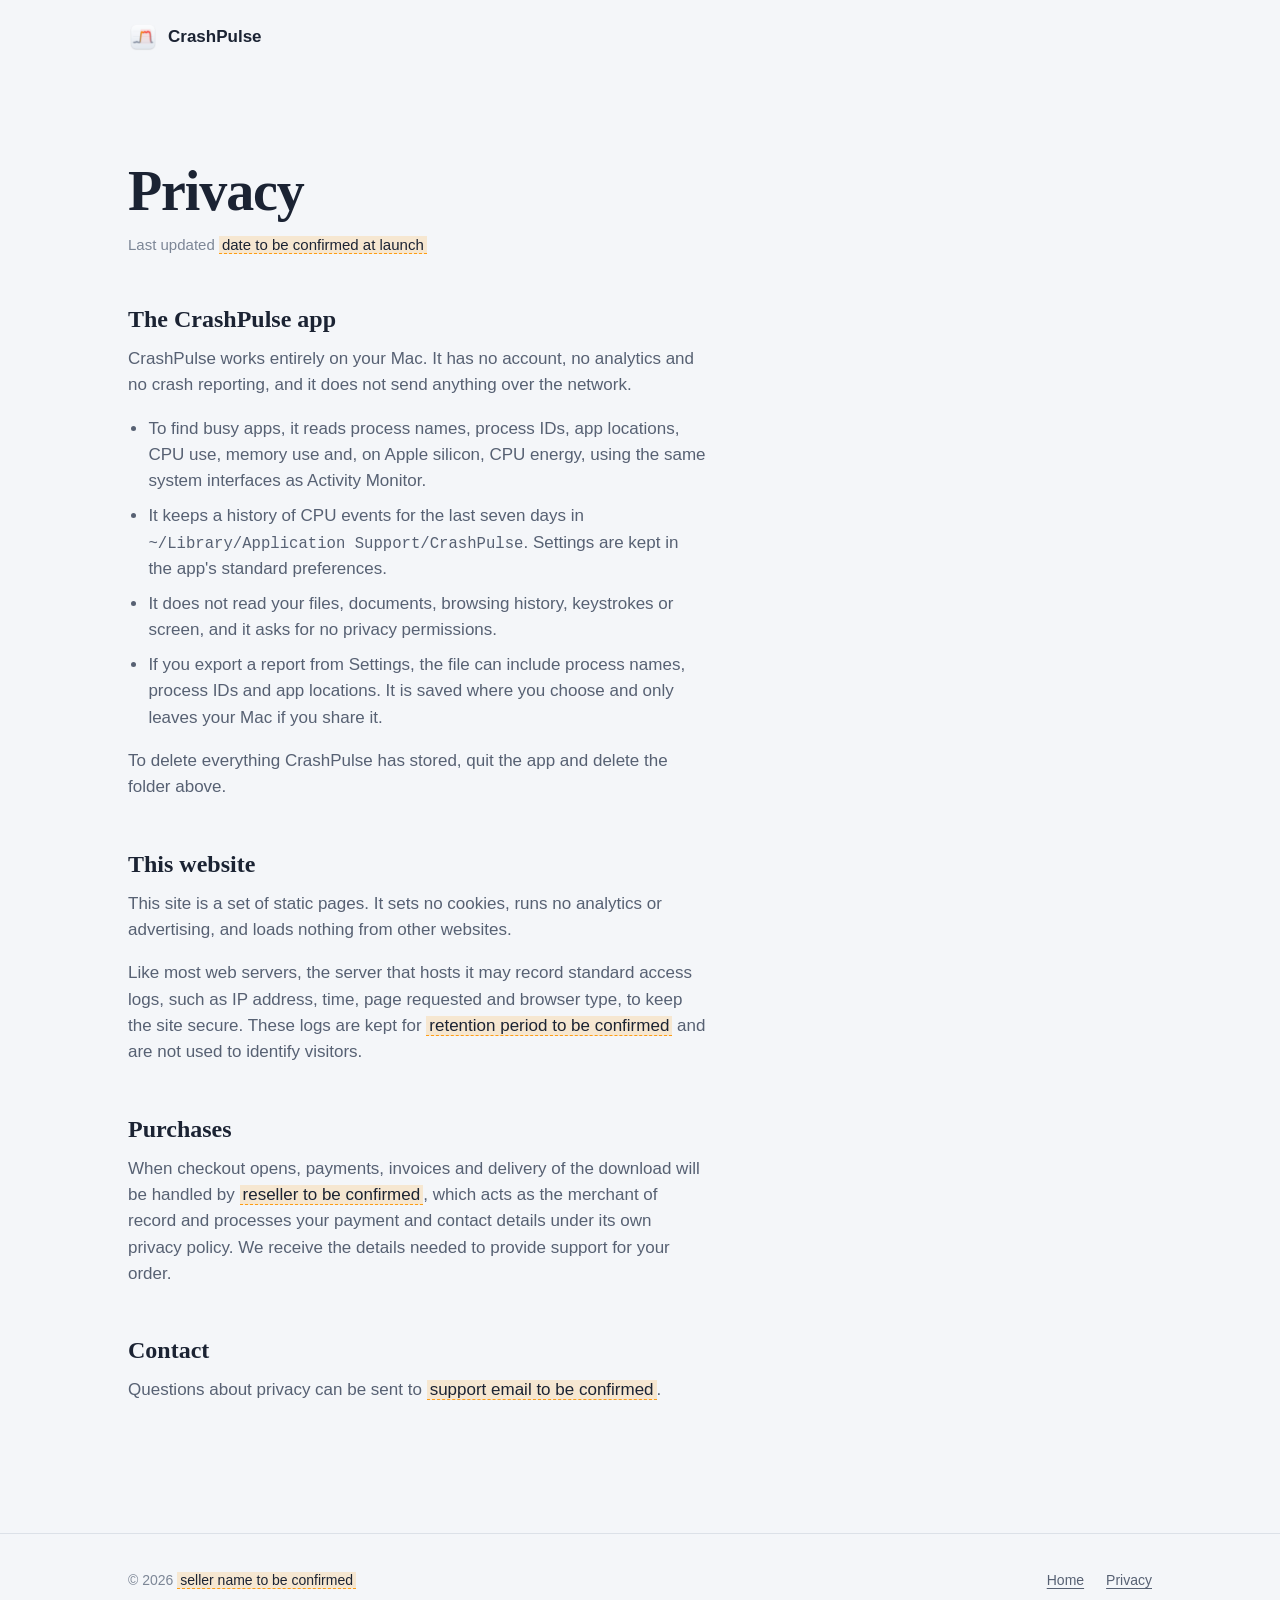
<file: CrashPulseP0/Website/site/privacy.html>
<!doctype html>
<html lang="en">
<head>
  <meta charset="utf-8">
  <meta name="viewport" content="width=device-width, initial-scale=1">
  <title>Privacy: CrashPulse</title>
  <meta name="description" content="What the CrashPulse app and this website collect, and what they don't.">
  <meta name="color-scheme" content="light dark">
  <link rel="icon" type="image/png" sizes="64x64" href="assets/favicon-64.png">
  <link rel="apple-touch-icon" href="assets/apple-touch-icon.png">
  <link rel="stylesheet" href="styles.css">
</head>
<body>
  <header class="site-header">
    <div class="wrap">
      <a class="brand" href="./" aria-label="CrashPulse home">
        <img src="assets/icon-256.png" alt="" width="30" height="30">
        CrashPulse
      </a>
    </div>
  </header>

  <main class="legal">
    <div class="wrap">
      <h1>Privacy</h1>
      <p class="fine">Last updated <span class="pending">date to be confirmed at launch</span></p>

      <div class="prose">
        <h2>The CrashPulse app</h2>
        <p>CrashPulse works entirely on your Mac. It has no account, no analytics and no crash reporting, and it does not send anything over the network.</p>
        <ul>
          <li>To find busy apps, it reads process names, process IDs, app locations, CPU use, memory use and, on Apple silicon, CPU energy, using the same system interfaces as Activity Monitor.</li>
          <li>It keeps a history of CPU events for the last seven days in <code>~/Library/Application Support/CrashPulse</code>. Settings are kept in the app's standard preferences.</li>
          <li>It does not read your files, documents, browsing history, keystrokes or screen, and it asks for no privacy permissions.</li>
          <li>If you export a report from Settings, the file can include process names, process IDs and app locations. It is saved where you choose and only leaves your Mac if you share it.</li>
        </ul>
        <p>To delete everything CrashPulse has stored, quit the app and delete the folder above.</p>

        <h2>This website</h2>
        <p>This site is a set of static pages. It sets no cookies, runs no analytics or advertising, and loads nothing from other websites.</p>
        <p>Like most web servers, the server that hosts it may record standard access logs, such as IP address, time, page requested and browser type, to keep the site secure. These logs are kept for <span class="pending">retention period to be confirmed</span> and are not used to identify visitors.</p>

        <h2>Purchases</h2>
        <p>When checkout opens, payments, invoices and delivery of the download will be handled by <span class="pending">reseller to be confirmed</span>, which acts as the merchant of record and processes your payment and contact details under its own privacy policy. We receive the details needed to provide support for your order.</p>

        <h2>Contact</h2>
        <p>Questions about privacy can be sent to <span class="pending">support email to be confirmed</span>.</p>
      </div>
    </div>
  </main>

  <footer class="site-footer">
    <div class="wrap">
      <span>&copy; 2026 <span class="pending">seller name to be confirmed</span></span>
      <nav aria-label="Legal">
        <a href="./">Home</a>
        <a href="privacy.html">Privacy</a>
      </nav>
    </div>
  </footer>
</body>
</html>
</file>
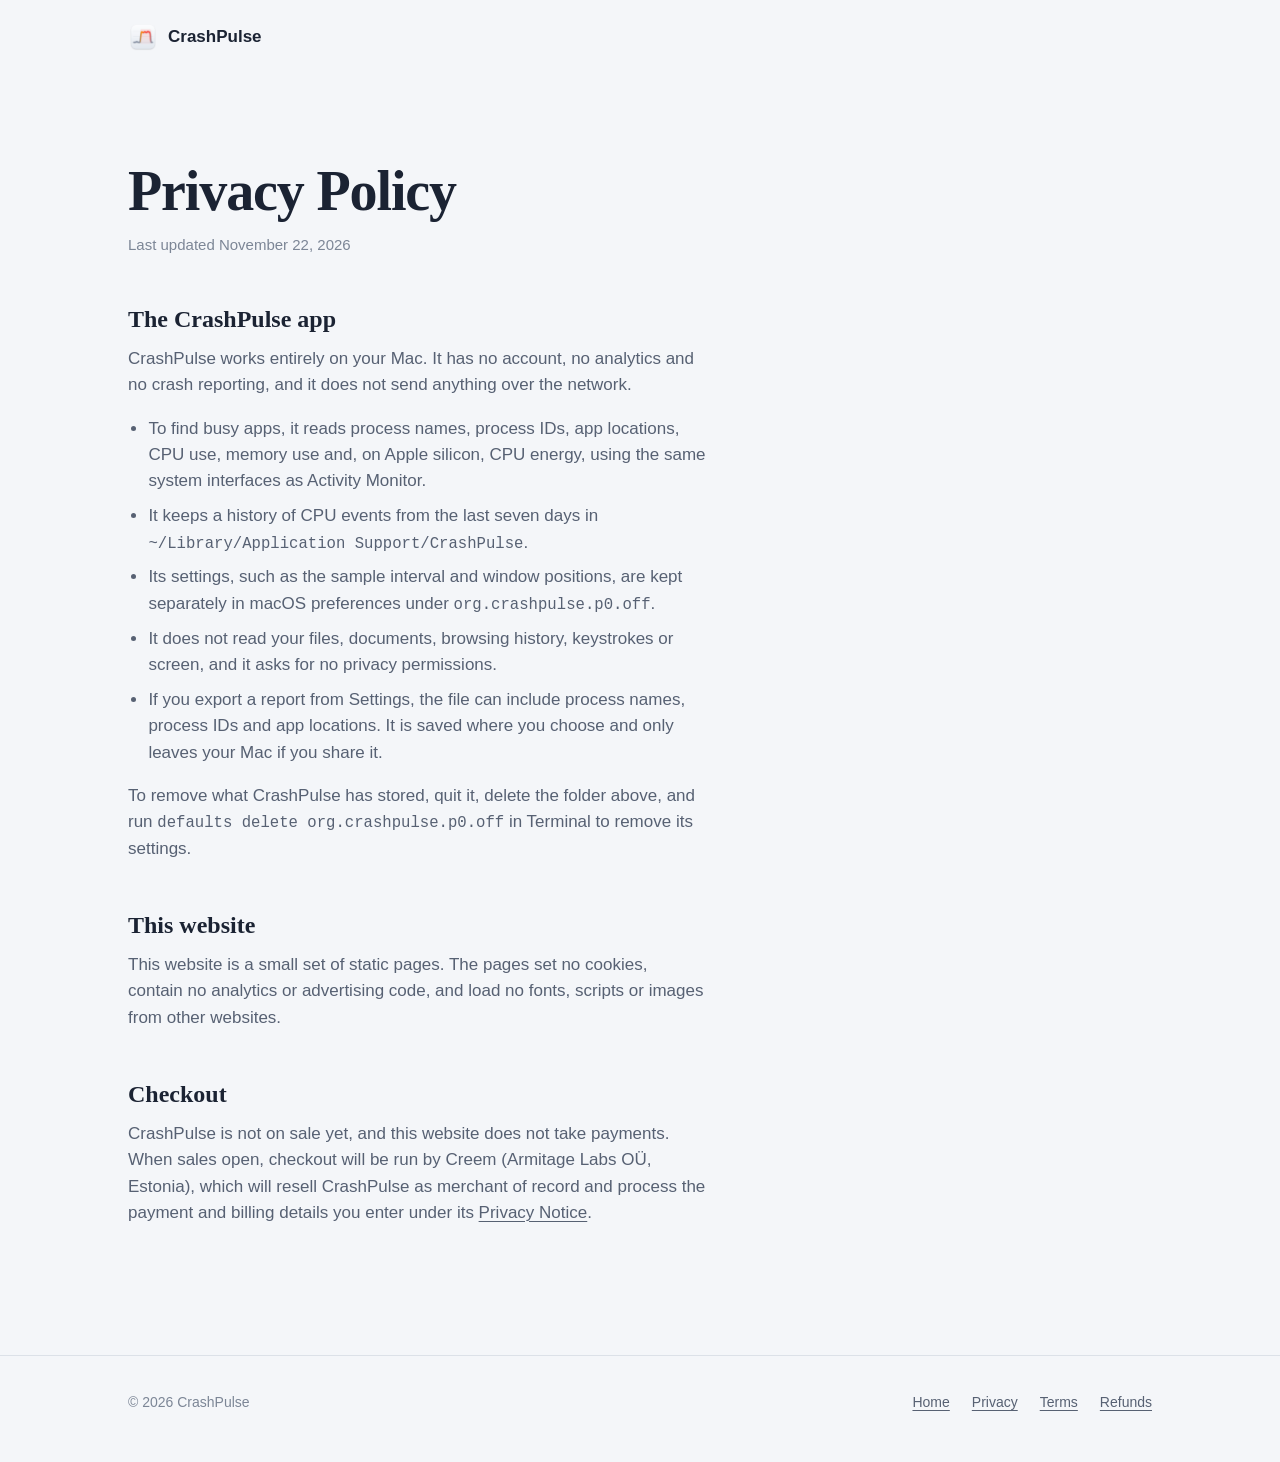
<file: CrashPulseP0/Website/product-site/public/privacy.html>
<!doctype html>
<html lang="en">
<head>
  <meta charset="utf-8">
  <meta name="viewport" content="width=device-width, initial-scale=1">
  <title>Privacy Policy: CrashPulse</title>
  <meta name="description" content="What the CrashPulse app and this website collect, and what they don't.">
  <meta name="color-scheme" content="light dark">
  <!-- site:meta -->
  <link rel="canonical" href="https://crashpulse.bettercam.xyz/privacy.html">
  <meta property="og:type" content="website">
  <meta property="og:site_name" content="CrashPulse">
  <meta property="og:title" content="Privacy Policy: CrashPulse">
  <meta property="og:description" content="What the CrashPulse app, this website, support email and checkout collect.">
  <meta property="og:url" content="https://crashpulse.bettercam.xyz/privacy.html">
  <meta property="og:image" content="https://crashpulse.bettercam.xyz/assets/og.png">
  <meta property="og:image:width" content="1200">
  <meta property="og:image:height" content="630">
  <meta property="og:image:alt" content="CrashPulse: a CPU trace with one sustained event highlighted in red.">
  <meta name="twitter:card" content="summary_large_image">
  <!-- /site:meta -->
  <link rel="icon" type="image/png" sizes="64x64" href="assets/favicon-64.png">
  <link rel="apple-touch-icon" href="assets/apple-touch-icon.png">
  <link rel="stylesheet" href="styles.css">
</head>
<body>
  <header class="site-header">
    <div class="wrap">
      <a class="brand" href="./" aria-label="CrashPulse home">
        <img src="assets/icon-256.png" alt="" width="30" height="30">
        CrashPulse
      </a>
    </div>
  </header>

  <main class="legal">
    <div class="wrap">
      <h1>Privacy Policy</h1>
      <p class="fine">Last updated November 22, 2026</p>

      <div class="prose">
        <h2>The CrashPulse app</h2>
        <p>CrashPulse works entirely on your Mac. It has no account, no analytics and no crash reporting, and it does not send anything over the network.</p>
        <ul>
          <li>To find busy apps, it reads process names, process IDs, app locations, CPU use, memory use and, on Apple silicon, CPU energy, using the same system interfaces as Activity Monitor.</li>
          <li>It keeps a history of CPU events from the last seven days in <code>~/Library/Application Support/CrashPulse</code>.</li>
          <li>Its settings, such as the sample interval and window positions, are kept separately in macOS preferences under <code>org.crashpulse.p0.off</code>.</li>
          <li>It does not read your files, documents, browsing history, keystrokes or screen, and it asks for no privacy permissions.</li>
          <li>If you export a report from Settings, the file can include process names, process IDs and app locations. It is saved where you choose and only leaves your Mac if you share it.</li>
        </ul>
        <p>To remove what CrashPulse has stored, quit it, delete the folder above, and run <code>defaults delete org.crashpulse.p0.off</code> in Terminal to remove its settings.</p>

        <h2>This website</h2>
        <p>This website is a small set of static pages. The pages set no cookies, contain no analytics or advertising code, and load no fonts, scripts or images from other websites.</p>
        <!-- site:privacy-logs -->
        <!-- /site:privacy-logs -->
        <!-- site:privacy-support -->
        <!-- /site:privacy-support -->

        <h2>Checkout</h2>
        <!-- site:privacy-checkout -->
        <p>CrashPulse is not on sale yet, and this website does not take payments. When sales open, checkout will be run by Creem (Armitage Labs OÜ, Estonia), which will resell CrashPulse as merchant of record and process the payment and billing details you enter under its <a href="https://www.creem.io/privacy">Privacy Notice</a>.</p>
        <!-- /site:privacy-checkout -->
        <!-- site:privacy-contact -->
        <!-- /site:privacy-contact -->
      </div>
    </div>
  </main>

  <footer class="site-footer">
    <div class="wrap">
      <!-- site:footer -->
      <span>&copy; 2026 CrashPulse</span>
      <nav aria-label="Site">
        <a href="./">Home</a>
        <a href="privacy.html">Privacy</a>
        <a href="terms.html">Terms</a>
        <a href="refunds.html">Refunds</a>
      </nav>
      <!-- /site:footer -->
    </div>
  </footer>
</body>
</html>
</file>
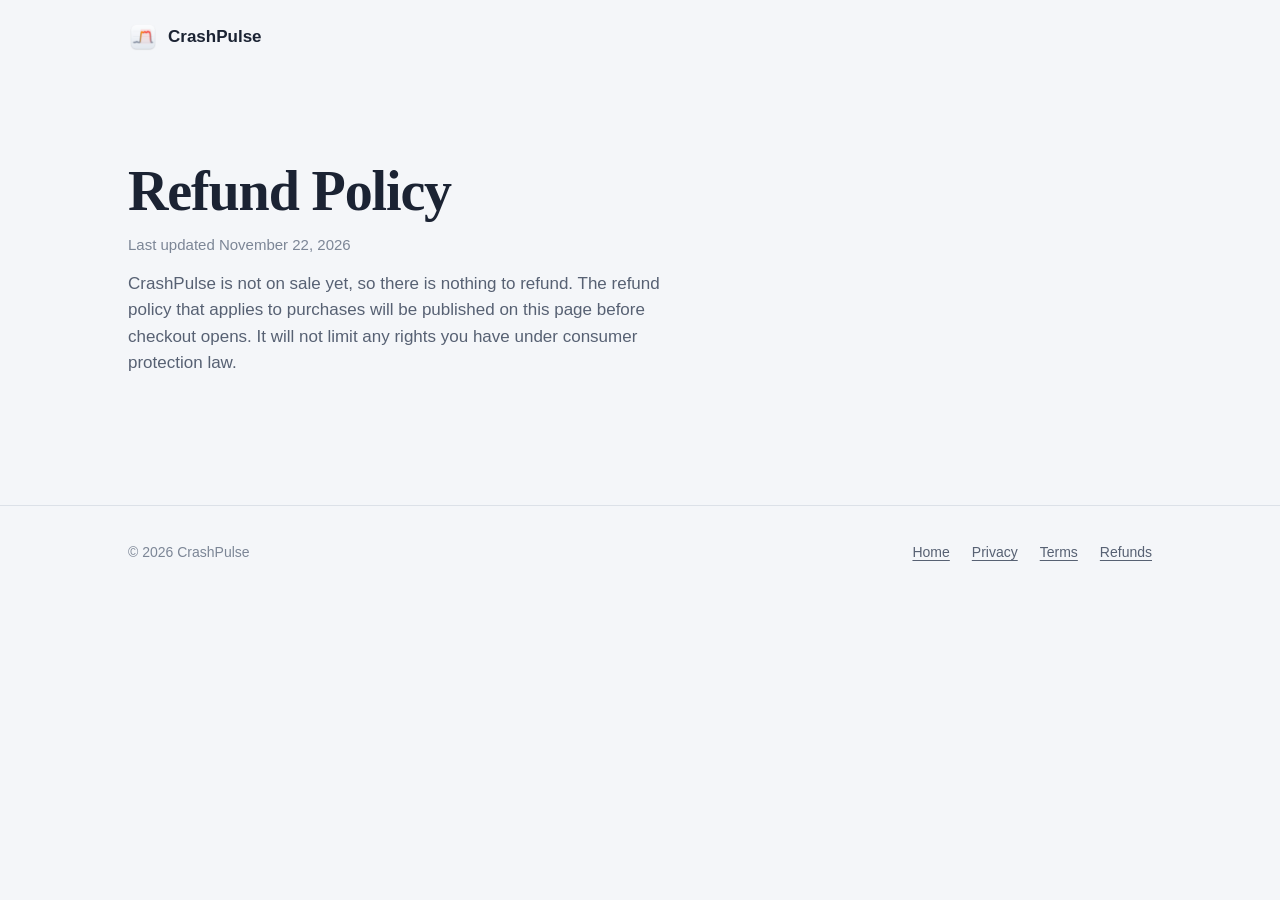
<file: CrashPulseP0/Website/product-site/public/refunds.html>
<!doctype html>
<html lang="en">
<head>
  <meta charset="utf-8">
  <meta name="viewport" content="width=device-width, initial-scale=1">
  <title>Refund Policy: CrashPulse</title>
  <meta name="description" content="How refunds for CrashPulse work.">
  <meta name="color-scheme" content="light dark">
  <!-- site:meta -->
  <link rel="canonical" href="https://crashpulse.bettercam.xyz/refunds.html">
  <meta property="og:type" content="website">
  <meta property="og:site_name" content="CrashPulse">
  <meta property="og:title" content="Refund Policy: CrashPulse">
  <meta property="og:description" content="How refunds for CrashPulse work.">
  <meta property="og:url" content="https://crashpulse.bettercam.xyz/refunds.html">
  <meta property="og:image" content="https://crashpulse.bettercam.xyz/assets/og.png">
  <meta property="og:image:width" content="1200">
  <meta property="og:image:height" content="630">
  <meta property="og:image:alt" content="CrashPulse: a CPU trace with one sustained event highlighted in red.">
  <meta name="twitter:card" content="summary_large_image">
  <!-- /site:meta -->
  <link rel="icon" type="image/png" sizes="64x64" href="assets/favicon-64.png">
  <link rel="apple-touch-icon" href="assets/apple-touch-icon.png">
  <link rel="stylesheet" href="styles.css">
</head>
<body>
  <header class="site-header">
    <div class="wrap">
      <a class="brand" href="./" aria-label="CrashPulse home">
        <img src="assets/icon-256.png" alt="" width="30" height="30">
        CrashPulse
      </a>
    </div>
  </header>

  <main class="legal">
    <div class="wrap">
      <h1>Refund Policy</h1>
      <p class="fine">Last updated November 22, 2026</p>

      <div class="prose">
        <!-- site:refund-policy -->
        <p>CrashPulse is not on sale yet, so there is nothing to refund. The refund policy that applies to purchases will be published on this page before checkout opens. It will not limit any rights you have under consumer protection law.</p>
        <!-- /site:refund-policy -->
      </div>
    </div>
  </main>

  <footer class="site-footer">
    <div class="wrap">
      <!-- site:footer -->
      <span>&copy; 2026 CrashPulse</span>
      <nav aria-label="Site">
        <a href="./">Home</a>
        <a href="privacy.html">Privacy</a>
        <a href="terms.html">Terms</a>
        <a href="refunds.html">Refunds</a>
      </nav>
      <!-- /site:footer -->
    </div>
  </footer>
</body>
</html>
</file>
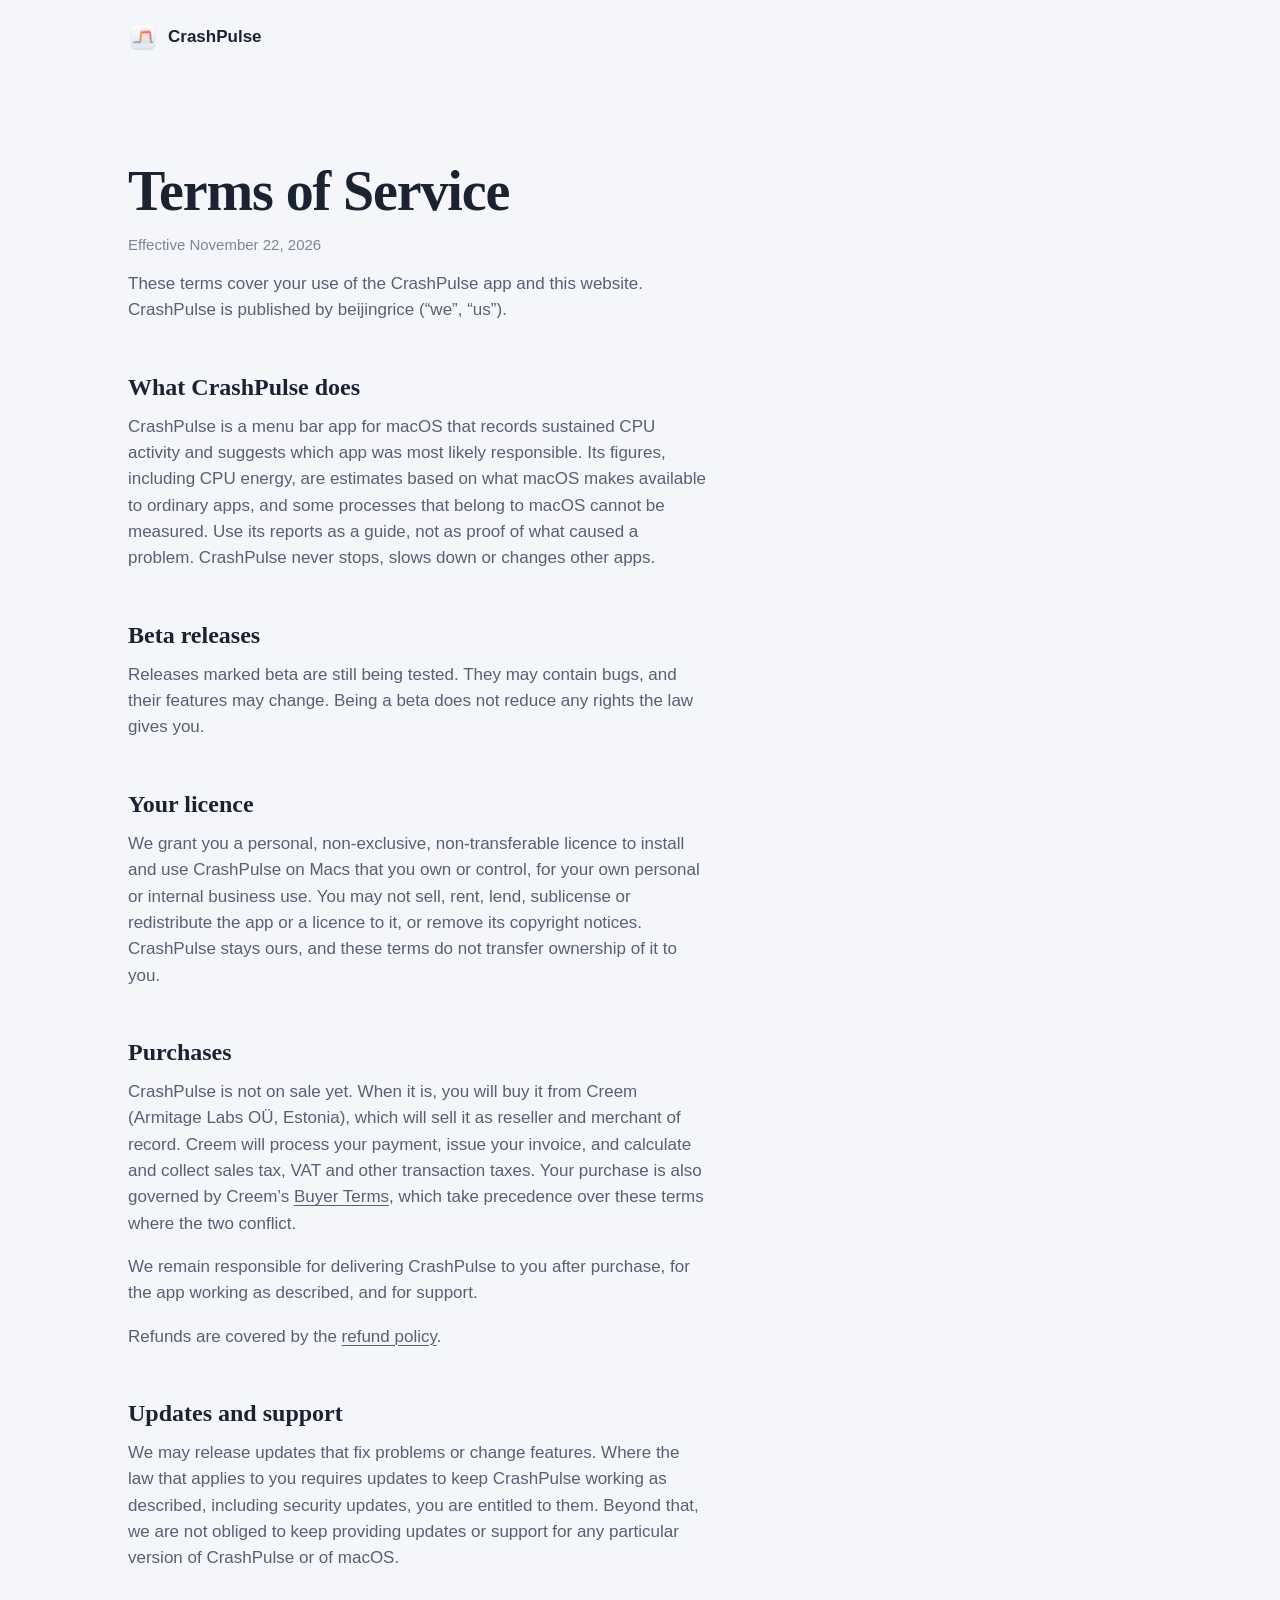
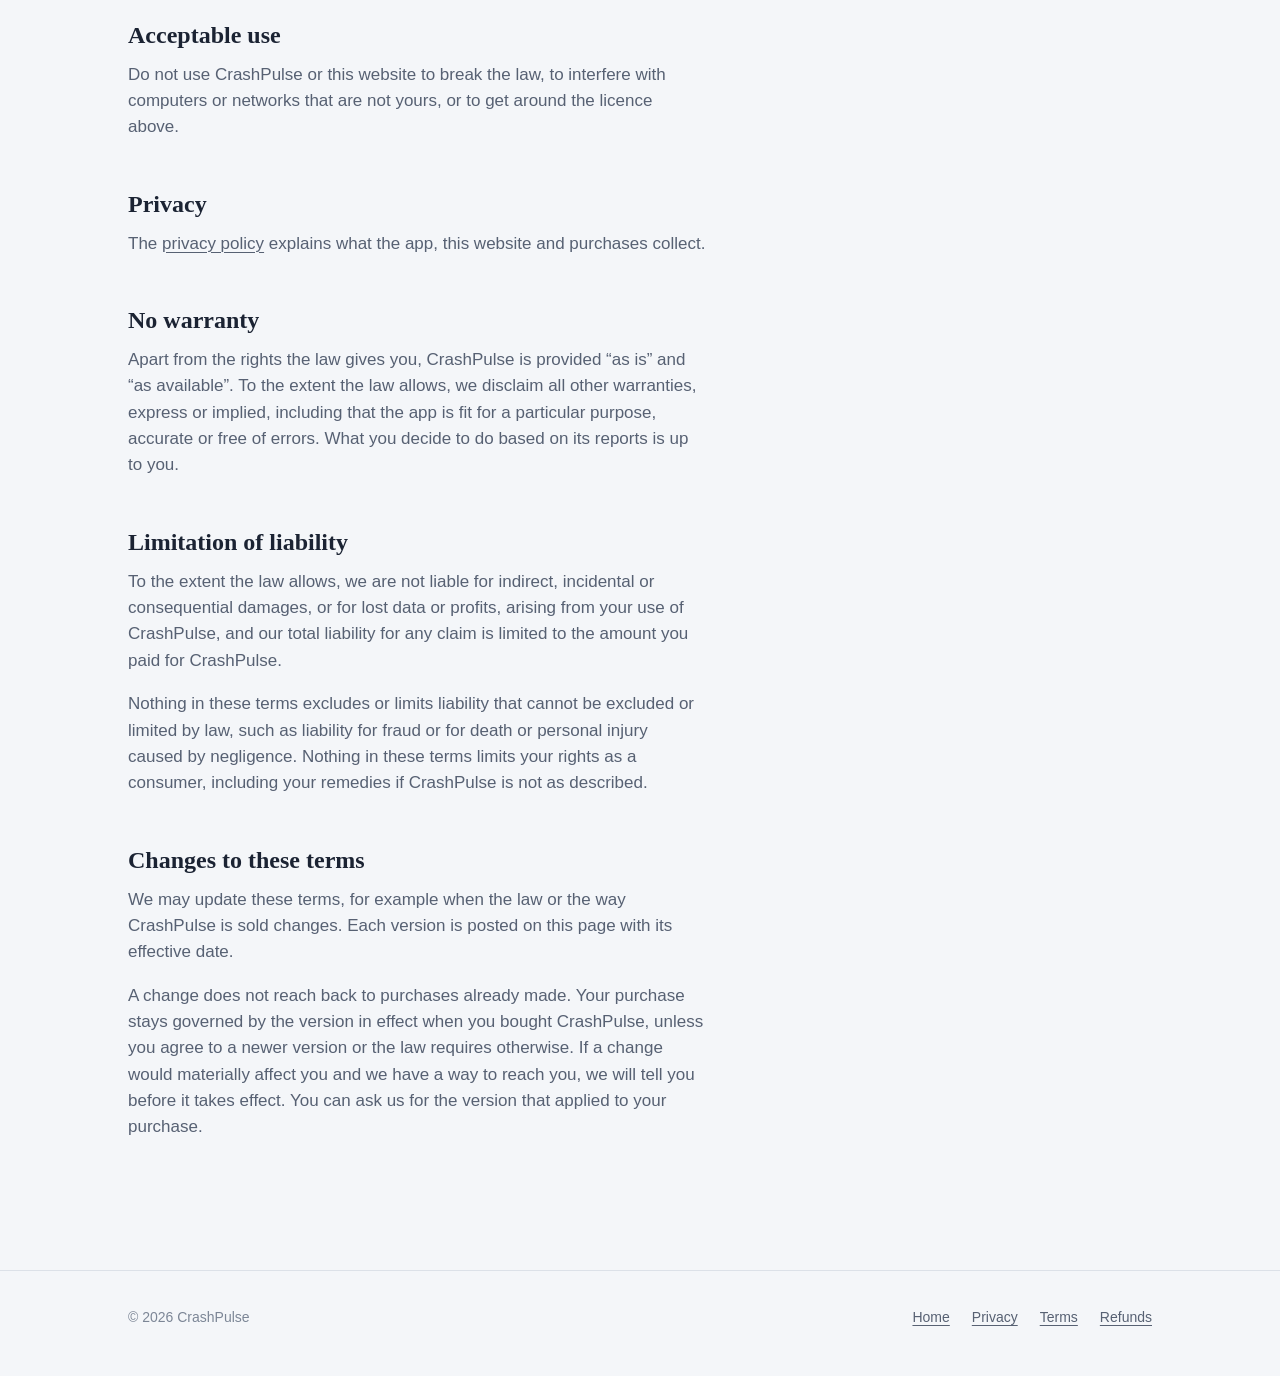
<file: CrashPulseP0/Website/product-site/public/terms.html>
<!doctype html>
<html lang="en">
<head>
  <meta charset="utf-8">
  <meta name="viewport" content="width=device-width, initial-scale=1">
  <title>Terms of Service: CrashPulse</title>
  <meta name="description" content="The terms for using the CrashPulse app and this website.">
  <meta name="color-scheme" content="light dark">
  <!-- site:meta -->
  <link rel="canonical" href="https://crashpulse.bettercam.xyz/terms.html">
  <meta property="og:type" content="website">
  <meta property="og:site_name" content="CrashPulse">
  <meta property="og:title" content="Terms of Service: CrashPulse">
  <meta property="og:description" content="The terms for using the CrashPulse app and this website.">
  <meta property="og:url" content="https://crashpulse.bettercam.xyz/terms.html">
  <meta property="og:image" content="https://crashpulse.bettercam.xyz/assets/og.png">
  <meta property="og:image:width" content="1200">
  <meta property="og:image:height" content="630">
  <meta property="og:image:alt" content="CrashPulse: a CPU trace with one sustained event highlighted in red.">
  <meta name="twitter:card" content="summary_large_image">
  <!-- /site:meta -->
  <link rel="icon" type="image/png" sizes="64x64" href="assets/favicon-64.png">
  <link rel="apple-touch-icon" href="assets/apple-touch-icon.png">
  <link rel="stylesheet" href="styles.css">
</head>
<body>
  <header class="site-header">
    <div class="wrap">
      <a class="brand" href="./" aria-label="CrashPulse home">
        <img src="assets/icon-256.png" alt="" width="30" height="30">
        CrashPulse
      </a>
    </div>
  </header>

  <main class="legal">
    <div class="wrap">
      <h1>Terms of Service</h1>
      <p class="fine">Effective November 22, 2026</p>

      <div class="prose">
        <!-- site:terms-party -->
        <p>These terms cover your use of the CrashPulse app and this website. CrashPulse is published by beijingrice (&ldquo;we&rdquo;, &ldquo;us&rdquo;).</p>
        <!-- /site:terms-party -->

        <h2>What CrashPulse does</h2>
        <p>CrashPulse is a menu bar app for macOS that records sustained CPU activity and suggests which app was most likely responsible. Its figures, including CPU energy, are estimates based on what macOS makes available to ordinary apps, and some processes that belong to macOS cannot be measured. Use its reports as a guide, not as proof of what caused a problem. CrashPulse never stops, slows down or changes other apps.</p>

        <h2>Beta releases</h2>
        <p>Releases marked beta are still being tested. They may contain bugs, and their features may change. Being a beta does not reduce any rights the law gives you.</p>

        <h2>Your licence</h2>
        <p>We grant you a personal, non-exclusive, non-transferable licence to install and use CrashPulse on Macs that you own or control, for your own personal or internal business use. You may not sell, rent, lend, sublicense or redistribute the app or a licence to it, or remove its copyright notices. CrashPulse stays ours, and these terms do not transfer ownership of it to you.</p>

        <h2>Purchases</h2>
        <!-- site:terms-purchases -->
        <p>CrashPulse is not on sale yet. When it is, you will buy it from Creem (Armitage Labs OÜ, Estonia), which will sell it as reseller and merchant of record. Creem will process your payment, issue your invoice, and calculate and collect sales tax, VAT and other transaction taxes. Your purchase is also governed by Creem&rsquo;s <a href="https://www.creem.io/buyer-terms">Buyer Terms</a>, which take precedence over these terms where the two conflict.</p>
        <p>We remain responsible for delivering CrashPulse to you after purchase, for the app working as described, and for support.</p>
        <!-- /site:terms-purchases -->
        <p>Refunds are covered by the <a href="refunds.html">refund policy</a>.</p>

        <h2>Updates and support</h2>
        <p>We may release updates that fix problems or change features. Where the law that applies to you requires updates to keep CrashPulse working as described, including security updates, you are entitled to them. Beyond that, we are not obliged to keep providing updates or support for any particular version of CrashPulse or of macOS.</p>

        <h2>Acceptable use</h2>
        <p>Do not use CrashPulse or this website to break the law, to interfere with computers or networks that are not yours, or to get around the licence above.</p>

        <h2>Privacy</h2>
        <p>The <a href="privacy.html">privacy policy</a> explains what the app, this website and purchases collect.</p>

        <h2>No warranty</h2>
        <p>Apart from the rights the law gives you, CrashPulse is provided &ldquo;as is&rdquo; and &ldquo;as available&rdquo;. To the extent the law allows, we disclaim all other warranties, express or implied, including that the app is fit for a particular purpose, accurate or free of errors. What you decide to do based on its reports is up to you.</p>

        <h2>Limitation of liability</h2>
        <p>To the extent the law allows, we are not liable for indirect, incidental or consequential damages, or for lost data or profits, arising from your use of CrashPulse, and our total liability for any claim is limited to the amount you paid for CrashPulse.</p>
        <p>Nothing in these terms excludes or limits liability that cannot be excluded or limited by law, such as liability for fraud or for death or personal injury caused by negligence. Nothing in these terms limits your rights as a consumer, including your remedies if CrashPulse is not as described.</p>

        <h2>Changes to these terms</h2>
        <p>We may update these terms, for example when the law or the way CrashPulse is sold changes. Each version is posted on this page with its effective date.</p>
        <p>A change does not reach back to purchases already made. Your purchase stays governed by the version in effect when you bought CrashPulse, unless you agree to a newer version or the law requires otherwise. If a change would materially affect you and we have a way to reach you, we will tell you before it takes effect. You can ask us for the version that applied to your purchase.</p>
        <!-- site:terms-contact -->
        <!-- /site:terms-contact -->
      </div>
    </div>
  </main>

  <footer class="site-footer">
    <div class="wrap">
      <!-- site:footer -->
      <span>&copy; 2026 CrashPulse</span>
      <nav aria-label="Site">
        <a href="./">Home</a>
        <a href="privacy.html">Privacy</a>
        <a href="terms.html">Terms</a>
        <a href="refunds.html">Refunds</a>
      </nav>
      <!-- /site:footer -->
    </div>
  </footer>
</body>
</html>
</file>
<file: CrashPulseP0/Website/site/styles.css>
/* CrashPulse product site. Static, no build step, system fonts only. */

:root {
  color-scheme: light dark;
  --paper: #f4f6f9;
  --surface: #ffffff;
  --ink: #1b2333;
  --graphite: #576173;
  --faint: #7c8696;
  --rule: #dce1e8;
  --grid: rgba(35, 50, 77, 0.07);
  --signal: #d70015;
  --span: rgba(255, 59, 48, 0.08);
  --idle: #9aa3b2;
  --total: rgba(87, 97, 115, 0.45);
  --focus: #0a62d0;
  --shadow: 0 24px 60px -28px rgba(27, 35, 51, 0.35);

  --serif: ui-serif, "New York", "Iowan Old Style", Georgia, serif;
  --sans: -apple-system, BlinkMacSystemFont, "SF Pro Text", "Helvetica Neue", "PingFang SC", sans-serif;

  --measure: 34em;
  --page: 1120px;
  --gutter: clamp(20px, 5vw, 48px);
}

@media (prefers-color-scheme: dark) {
  :root {
    --paper: #151b26;
    --surface: #1d2431;
    --ink: #e9edf3;
    --graphite: #a4adbb;
    --faint: #7f8999;
    --rule: #2b3443;
    --grid: rgba(233, 237, 243, 0.06);
    --signal: #ff6961;
    --span: rgba(255, 105, 97, 0.10);
    --idle: #6f7a8b;
    --total: rgba(164, 173, 187, 0.4);
    --focus: #6aa8ff;
    --shadow: 0 24px 60px -28px rgba(0, 0, 0, 0.7);
  }
}

* { box-sizing: border-box; }

html { -webkit-text-size-adjust: 100%; scroll-behavior: smooth; }
@media (prefers-reduced-motion: reduce) { html { scroll-behavior: auto; } }

body {
  margin: 0;
  background: var(--paper);
  color: var(--ink);
  font: 17px/1.55 var(--sans);
  -webkit-font-smoothing: antialiased;
  text-rendering: optimizeLegibility;
}

img { display: block; max-width: 100%; height: auto; }
a { color: inherit; text-underline-offset: 0.18em; text-decoration-thickness: 1px; }
a:hover { color: var(--graphite); }
:focus-visible { outline: 2px solid var(--focus); outline-offset: 3px; border-radius: 4px; }

.wrap { max-width: var(--page); margin-inline: auto; padding-inline: var(--gutter); }

/* Header */

.site-header { padding-block: 22px; }
.site-header .wrap { display: flex; align-items: center; justify-content: space-between; gap: 24px; }
.brand { display: inline-flex; align-items: center; gap: 10px; font-weight: 600; font-size: 17px; text-decoration: none; }
.brand img { width: 30px; height: 30px; }
.site-nav { display: flex; gap: 26px; font-size: 15px; }
.site-nav a { text-decoration: none; color: var(--graphite); }
.site-nav a:hover { color: var(--ink); }

/* Hero */

.hero { padding-block: clamp(36px, 6vw, 72px) 0; }
.hero h1 {
  font: 600 clamp(42px, 6.4vw, 80px)/1.02 var(--serif);
  letter-spacing: -0.025em;
  margin: 0;
  max-width: 10.5em;
  text-wrap: balance;
}
.lede {
  font-size: clamp(18px, 1.7vw, 21px);
  line-height: 1.5;
  color: var(--graphite);
  max-width: 28em;
  margin: 24px 0 0;
  text-wrap: pretty;
}
.actions { display: flex; flex-wrap: wrap; align-items: center; gap: 14px 26px; margin-top: 34px; }
.button {
  display: inline-block;
  background: var(--ink);
  color: var(--paper);
  font-weight: 600;
  font-size: 16px;
  text-decoration: none;
  padding: 12px 20px;
  border-radius: 10px;
}
.button:hover { color: var(--paper); opacity: 0.88; }
.fine { font-size: 15px; color: var(--faint); }

/* The trace: one event in a calm day */

.recorder { position: relative; margin: clamp(40px, 5vw, 64px) 0 0; }
.recorder .stop-idle { stop-color: var(--idle); }
.recorder svg { display: block; width: 100%; height: clamp(170px, 22vw, 260px); overflow: visible; }
.recorder .grid line { stroke: var(--grid); stroke-width: 1; vector-effect: non-scaling-stroke; }
.recorder .span { fill: var(--span); }
.recorder .total { fill: none; stroke: var(--total); stroke-width: 1; vector-effect: non-scaling-stroke; }
.recorder .app {
  fill: none;
  stroke: url(#trace);
  stroke-width: 2.5;
  stroke-linecap: round;
  stroke-linejoin: round;
  vector-effect: non-scaling-stroke;
}
.note {
  position: absolute;
  top: 2%;
  right: 45.8%;
  max-width: 19em;
  text-align: right;
  border-right: 1px solid var(--signal);
  padding-right: 14px;
}
.note-label { display: block; color: var(--signal); font-size: 13px; font-weight: 600; }
.note p { margin: 2px 0 0; font-size: 15px; line-height: 1.45; }
.note small { display: block; margin-top: 4px; font-size: 13px; color: var(--faint); }

@media (prefers-reduced-motion: no-preference) {
  .recorder .ink {
    clip-path: inset(0 100% 0 0);
    animation: draw 2.4s cubic-bezier(.45, .05, .25, 1) 0.2s forwards;
  }
  .recorder .span, .note { opacity: 0; animation: appear 0.6s ease-out 1.7s forwards; }
}
@keyframes draw { to { clip-path: inset(0 0 0 0); } }
@keyframes appear { to { opacity: 1; } }

/* Sections */

section { padding-block: clamp(72px, 10vw, 128px) 0; }
section > .wrap > h2, .section-head h2 {
  font: 600 clamp(30px, 3.6vw, 44px)/1.1 var(--serif);
  letter-spacing: -0.015em;
  margin: 0;
  max-width: 18ch;
}
.section-head { display: flex; flex-wrap: wrap; align-items: baseline; justify-content: space-between; gap: 12px 40px; }
.section-head p { margin: 0; color: var(--faint); font-size: 15px; }
h3 { font-size: 20px; line-height: 1.3; font-weight: 600; margin: 0 0 10px; letter-spacing: -0.005em; }
p { margin: 0 0 1em; }
.prose { max-width: var(--measure); color: var(--graphite); }
.prose strong { color: var(--ink); font-weight: 600; }

/* Feature rows: words on the left, the real panel on the right */

.feature {
  display: grid;
  grid-template-columns: minmax(0, 1fr) 360px;
  gap: clamp(32px, 7vw, 120px);
  align-items: start;
  padding-block: clamp(48px, 6vw, 72px);
  border-top: 1px solid var(--rule);
}
.feature:first-of-type { margin-top: clamp(32px, 4vw, 48px); }
.feature .text { padding-top: 8px; position: sticky; top: 32px; }
.panel { margin: 0; }
.panel img {
  width: 360px;
  border-radius: 12px;
  border: 1px solid var(--rule);
  box-shadow: var(--shadow);
  background: var(--surface);
}
.panel figcaption { margin-top: 14px; font-size: 13px; color: var(--faint); }

/* How it measures */

.facts {
  display: grid;
  grid-template-columns: repeat(auto-fit, minmax(280px, 1fr));
  gap: 40px clamp(32px, 5vw, 64px);
  margin: clamp(36px, 5vw, 56px) 0 0;
}
.facts div { border-top: 1px solid var(--rule); padding-top: 18px; }
.facts dt { font-weight: 600; margin-bottom: 6px; }
.facts dd { margin: 0; color: var(--graphite); }
.caveat { margin-top: 40px; font-size: 15px; color: var(--faint); max-width: 44em; }

/* Requirements */

.specs { margin: clamp(32px, 4vw, 48px) 0 0; max-width: 760px; }
.specs div {
  display: grid;
  grid-template-columns: 220px minmax(0, 1fr);
  gap: 24px;
  padding-block: 14px;
  border-top: 1px solid var(--rule);
}
.specs div:last-child { border-bottom: 1px solid var(--rule); }
.specs dt { color: var(--graphite); }
.specs dd { margin: 0; }

/* Install */

.steps { list-style: none; counter-reset: step; padding: 0; margin: clamp(32px, 4vw, 48px) 0 0; max-width: 760px; }
.steps li {
  counter-increment: step;
  display: grid;
  grid-template-columns: 44px minmax(0, 1fr);
  padding-block: 16px;
  border-top: 1px solid var(--rule);
}
.steps li::before {
  content: counter(step);
  font: 600 22px/1.2 var(--serif);
  color: var(--faint);
  font-variant-numeric: lining-nums;
}
.steps p { margin: 0; }
.steps p + p { color: var(--graphite); margin-top: 4px; }
.after-steps { margin-top: 28px; max-width: 760px; color: var(--graphite); font-size: 15px; }
code { font: 0.92em ui-monospace, "SF Mono", Menlo, monospace; }

/* Availability */

.availability { padding-bottom: clamp(72px, 10vw, 128px); }
.availability .prose { margin-top: 24px; }
.pending {
  color: var(--ink);
  background: rgba(255, 149, 0, 0.16);
  border-bottom: 1px dashed rgba(255, 149, 0, 0.9);
  padding-inline: 3px;
}

/* Footer */

.site-footer { border-top: 1px solid var(--rule); padding-block: 36px 48px; font-size: 14px; color: var(--faint); }
.site-footer .wrap { display: flex; flex-wrap: wrap; justify-content: space-between; gap: 16px 40px; }
.site-footer nav { display: flex; gap: 22px; }
.site-footer a { color: var(--graphite); }
.trademarks { flex-basis: 100%; margin: 0; font-size: 13px; }

/* Legal page */

.legal { padding-block: clamp(40px, 7vw, 88px) clamp(72px, 9vw, 112px); }
.legal h1 { font: 600 clamp(36px, 5vw, 56px)/1.05 var(--serif); letter-spacing: -0.02em; margin: 0 0 12px; }
.legal h2 { font: 600 24px/1.25 var(--serif); margin: 48px 0 12px; color: var(--ink); }
.legal .prose p, .legal .prose li { color: var(--graphite); }
.legal ul { padding-left: 1.2em; }
.legal li { margin-bottom: 0.5em; }

/* Narrow screens */

@media (max-width: 860px) {
  .site-nav a:not(.keep) { display: none; }
  .feature { grid-template-columns: minmax(0, 1fr); }
  .feature .text { position: static; }
  .panel img { width: min(360px, 100%); }
  .specs div { grid-template-columns: minmax(0, 1fr); gap: 2px; }
}

@media (max-width: 1100px) {
  .recorder { display: flex; flex-direction: column-reverse; }
  .note {
    position: static;
    max-width: 21em;
    text-align: left;
    border-right: 0;
    border-left: 1px solid var(--signal);
    padding: 0 0 0 14px;
    margin: 18px var(--gutter) 0 54.2%;
  }
}

@media (max-width: 700px) {
  .note { margin-left: var(--gutter); }
</file>
<file: CrashPulseP0/Website/product-site/public/styles.css>
/* CrashPulse product site. Static, no build step, system fonts only. */

:root {
  color-scheme: light dark;
  --paper: #f4f6f9;
  --surface: #ffffff;
  --ink: #1b2333;
  --graphite: #576173;
  --faint: #7c8696;
  --rule: #dce1e8;
  --grid: rgba(35, 50, 77, 0.07);
  --signal: #d70015;
  --span: rgba(255, 59, 48, 0.08);
  --idle: #9aa3b2;
  --total: rgba(87, 97, 115, 0.45);
  --focus: #0a62d0;
  --shadow: 0 24px 60px -28px rgba(27, 35, 51, 0.35);

  --serif: ui-serif, "New York", "Iowan Old Style", Georgia, serif;
  --sans: -apple-system, BlinkMacSystemFont, "SF Pro Text", "Helvetica Neue", "PingFang SC", sans-serif;

  --measure: 34em;
  --page: 1120px;
  --gutter: clamp(20px, 5vw, 48px);
}

@media (prefers-color-scheme: dark) {
  :root {
    --paper: #151b26;
    --surface: #1d2431;
    --ink: #e9edf3;
    --graphite: #a4adbb;
    --faint: #7f8999;
    --rule: #2b3443;
    --grid: rgba(233, 237, 243, 0.06);
    --signal: #ff6961;
    --span: rgba(255, 105, 97, 0.10);
    --idle: #6f7a8b;
    --total: rgba(164, 173, 187, 0.4);
    --focus: #6aa8ff;
    --shadow: 0 24px 60px -28px rgba(0, 0, 0, 0.7);
  }
}

* { box-sizing: border-box; }

html { -webkit-text-size-adjust: 100%; scroll-behavior: smooth; }
@media (prefers-reduced-motion: reduce) { html { scroll-behavior: auto; } }

body {
  margin: 0;
  background: var(--paper);
  color: var(--ink);
  font: 17px/1.55 var(--sans);
  -webkit-font-smoothing: antialiased;
  text-rendering: optimizeLegibility;
}

img { display: block; max-width: 100%; height: auto; }
a { color: inherit; text-underline-offset: 0.18em; text-decoration-thickness: 1px; }
a:hover { color: var(--graphite); }
:focus-visible { outline: 2px solid var(--focus); outline-offset: 3px; border-radius: 4px; }

.wrap { max-width: var(--page); margin-inline: auto; padding-inline: var(--gutter); }

/* Header */

.site-header { padding-block: 22px; }
.site-header .wrap { display: flex; align-items: center; justify-content: space-between; gap: 24px; }
.brand { display: inline-flex; align-items: center; gap: 10px; font-weight: 600; font-size: 17px; text-decoration: none; }
.brand img { width: 30px; height: 30px; }
.site-nav { display: flex; gap: 26px; font-size: 15px; }
.site-nav a { text-decoration: none; color: var(--graphite); }
.site-nav a:hover { color: var(--ink); }

/* Hero */

.hero { padding-block: clamp(36px, 6vw, 72px) 0; }
.hero h1 {
  font: 600 clamp(42px, 6.4vw, 80px)/1.02 var(--serif);
  letter-spacing: -0.012em;
  margin: 0;
  max-width: 10.5em;
  text-wrap: balance;
}
.lede {
  font-size: clamp(18px, 1.7vw, 21px);
  line-height: 1.5;
  color: var(--graphite);
  max-width: 28em;
  margin: 24px 0 0;
  text-wrap: pretty;
}
.actions { display: flex; flex-wrap: wrap; align-items: center; gap: 14px 26px; margin-top: 34px; }
.button {
  display: inline-block;
  background: var(--ink);
  color: var(--paper);
  font-weight: 600;
  font-size: 16px;
  text-decoration: none;
  padding: 12px 20px;
  border-radius: 10px;
}
.button:hover { color: var(--paper); opacity: 0.88; }
.fine { font-size: 15px; color: var(--faint); }

/* The trace: one event in a calm day */

.recorder { position: relative; margin: clamp(40px, 5vw, 64px) 0 0; }
.recorder .stop-idle { stop-color: var(--idle); }
.recorder svg { display: block; width: 100%; height: clamp(170px, 22vw, 260px); overflow: visible; }
.recorder .grid line { stroke: var(--grid); stroke-width: 1; vector-effect: non-scaling-stroke; }
.recorder .span { fill: var(--span); }
.recorder .total { fill: none; stroke: var(--total); stroke-width: 1; vector-effect: non-scaling-stroke; }
.recorder .app {
  fill: none;
  stroke: url(#trace);
  stroke-width: 2.5;
  stroke-linecap: round;
  stroke-linejoin: round;
  vector-effect: non-scaling-stroke;
}
.note {
  position: absolute;
  top: 2%;
  right: 45.8%;
  max-width: 19em;
  text-align: right;
  border-right: 1px solid var(--signal);
  padding-right: 14px;
}
.note-label { display: block; color: var(--signal); font-size: 13px; font-weight: 600; }
.note p { margin: 2px 0 0; font-size: 15px; line-height: 1.45; }
.note small { display: block; margin-top: 4px; font-size: 13px; color: var(--faint); }

@media (prefers-reduced-motion: no-preference) {
  .recorder .ink {
    clip-path: inset(0 100% 0 0);
    animation: draw 2.4s cubic-bezier(.45, .05, .25, 1) 0.2s forwards;
  }
  .recorder .span, .note { opacity: 0; animation: appear 0.6s ease-out 1.7s forwards; }
}
@keyframes draw { to { clip-path: inset(0 0 0 0); } }
@keyframes appear { to { opacity: 1; } }

/* Sections */

section { padding-block: clamp(72px, 10vw, 128px) 0; }
section > .wrap > h2, .section-head h2 {
  font: 600 clamp(30px, 3.6vw, 44px)/1.1 var(--serif);
  letter-spacing: -0.008em;
  margin: 0;
  max-width: 18ch;
}
.section-head { display: flex; flex-wrap: wrap; align-items: baseline; justify-content: space-between; gap: 12px 40px; }
.section-head p { margin: 0; color: var(--faint); font-size: 15px; }
h3 { font-size: 20px; line-height: 1.3; font-weight: 600; margin: 0 0 10px; letter-spacing: -0.005em; }
p { margin: 0 0 1em; }
.prose { max-width: var(--measure); color: var(--graphite); }
.prose strong { color: var(--ink); font-weight: 600; }

/* Feature rows: words on the left, the real panel on the right */

.feature {
  display: grid;
  grid-template-columns: minmax(0, 1fr) 360px;
  gap: clamp(32px, 7vw, 120px);
  align-items: start;
  padding-block: clamp(48px, 6vw, 72px);
  border-top: 1px solid var(--rule);
}
.feature:first-of-type { margin-top: clamp(32px, 4vw, 48px); }
.feature .text { padding-top: 8px; position: sticky; top: 32px; }
.panel { margin: 0; }
.panel img {
  width: 360px;
  border-radius: 12px;
  border: 1px solid var(--rule);
  box-shadow: var(--shadow);
  background: var(--surface);
}
.panel figcaption { margin-top: 14px; font-size: 13px; color: var(--faint); }

/* How it measures */

.facts {
  display: grid;
  grid-template-columns: repeat(auto-fit, minmax(280px, 1fr));
  gap: 40px clamp(32px, 5vw, 64px);
  margin: clamp(36px, 5vw, 56px) 0 0;
}
.facts div { border-top: 1px solid var(--rule); padding-top: 18px; }
.facts dt { font-weight: 600; margin-bottom: 6px; }
.facts dd { margin: 0; color: var(--graphite); }
.caveat { margin-top: 40px; font-size: 15px; color: var(--faint); max-width: 44em; }

/* Requirements */

.specs { margin: clamp(32px, 4vw, 48px) 0 0; max-width: 760px; }
.specs div {
  display: grid;
  grid-template-columns: 220px minmax(0, 1fr);
  gap: 24px;
  padding-block: 14px;
  border-top: 1px solid var(--rule);
}
.specs div:last-child { border-bottom: 1px solid var(--rule); }
.specs dt { color: var(--graphite); }
.specs dd { margin: 0; }

/* Install */

.steps { list-style: none; counter-reset: step; padding: 0; margin: clamp(32px, 4vw, 48px) 0 0; max-width: 760px; }
.steps li {
  counter-increment: step;
  display: grid;
  grid-template-columns: 44px minmax(0, 1fr);
  padding-block: 16px;
  border-top: 1px solid var(--rule);
}
.steps li::before {
  content: counter(step);
  font: 600 22px/1.2 var(--serif);
  color: var(--faint);
  font-variant-numeric: lining-nums;
}
.steps p { margin: 0; }
.steps p + p { color: var(--graphite); margin-top: 4px; }
.after-steps { margin-top: 28px; max-width: 760px; color: var(--graphite); font-size: 15px; }
code { font: 0.92em ui-monospace, "SF Mono", Menlo, monospace; }

/* Availability */

.availability { padding-bottom: clamp(72px, 10vw, 128px); }
.availability .status { font-size: 20px; font-weight: 600; margin: 28px 0 8px; }
.availability .price { font: 600 40px/1.1 var(--serif); margin: 28px 0 8px; font-variant-numeric: lining-nums; }
.availability .button { margin: 12px 0 14px; }
.availability .fine { margin-top: 12px; }

/* Footer */

.site-footer { border-top: 1px solid var(--rule); padding-block: 36px 48px; font-size: 14px; color: var(--faint); }
.site-footer .wrap { display: flex; flex-wrap: wrap; justify-content: space-between; gap: 16px 40px; }
.site-footer nav { display: flex; gap: 22px; }
.site-footer a { color: var(--graphite); }
.trademarks { flex-basis: 100%; margin: 0; font-size: 13px; }

/* Legal page */

.legal { padding-block: clamp(40px, 7vw, 88px) clamp(72px, 9vw, 112px); }
.legal h1 { font: 600 clamp(36px, 5vw, 56px)/1.05 var(--serif); letter-spacing: -0.02em; margin: 0 0 12px; }
.legal h2 { font: 600 24px/1.25 var(--serif); margin: 48px 0 12px; color: var(--ink); }
.legal .prose p, .legal .prose li { color: var(--graphite); }
.legal ul { padding-left: 1.2em; }
.legal li { margin-bottom: 0.5em; }

/* Narrow screens */

@media (max-width: 860px) {
  .site-nav a:not(.keep) { display: none; }
  .feature { grid-template-columns: minmax(0, 1fr); }
  .feature .text { position: static; }
  .panel img { width: min(360px, 100%); }
  .specs div { grid-template-columns: minmax(0, 1fr); gap: 2px; }
}

@media (max-width: 1100px) {
  .recorder { display: flex; flex-direction: column-reverse; }
  .note {
    position: static;
    max-width: 21em;
    text-align: left;
    border-right: 0;
    border-left: 1px solid var(--signal);
    padding: 0 0 0 14px;
    margin: 18px var(--gutter) 0 54.2%;
  }
}

@media (max-width: 700px) {
  .note { margin-left: var(--gutter); }
</file>
